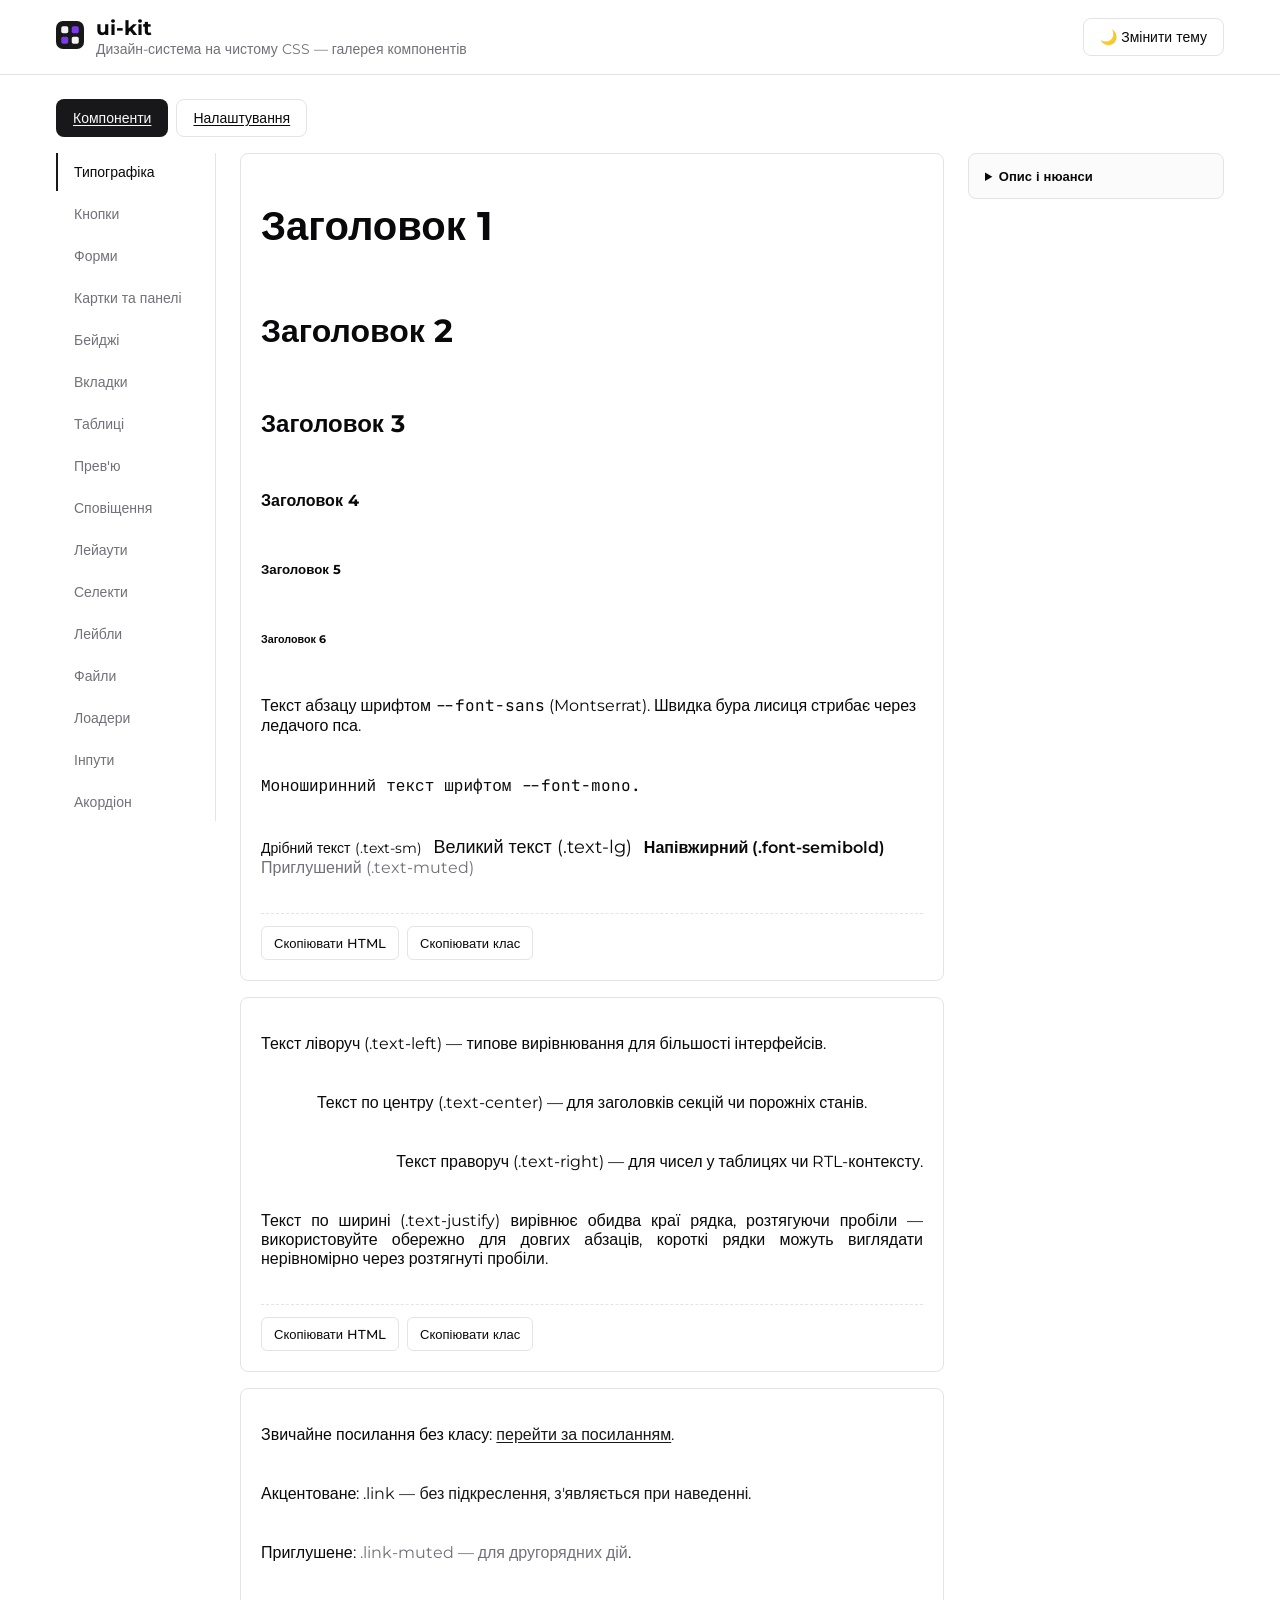
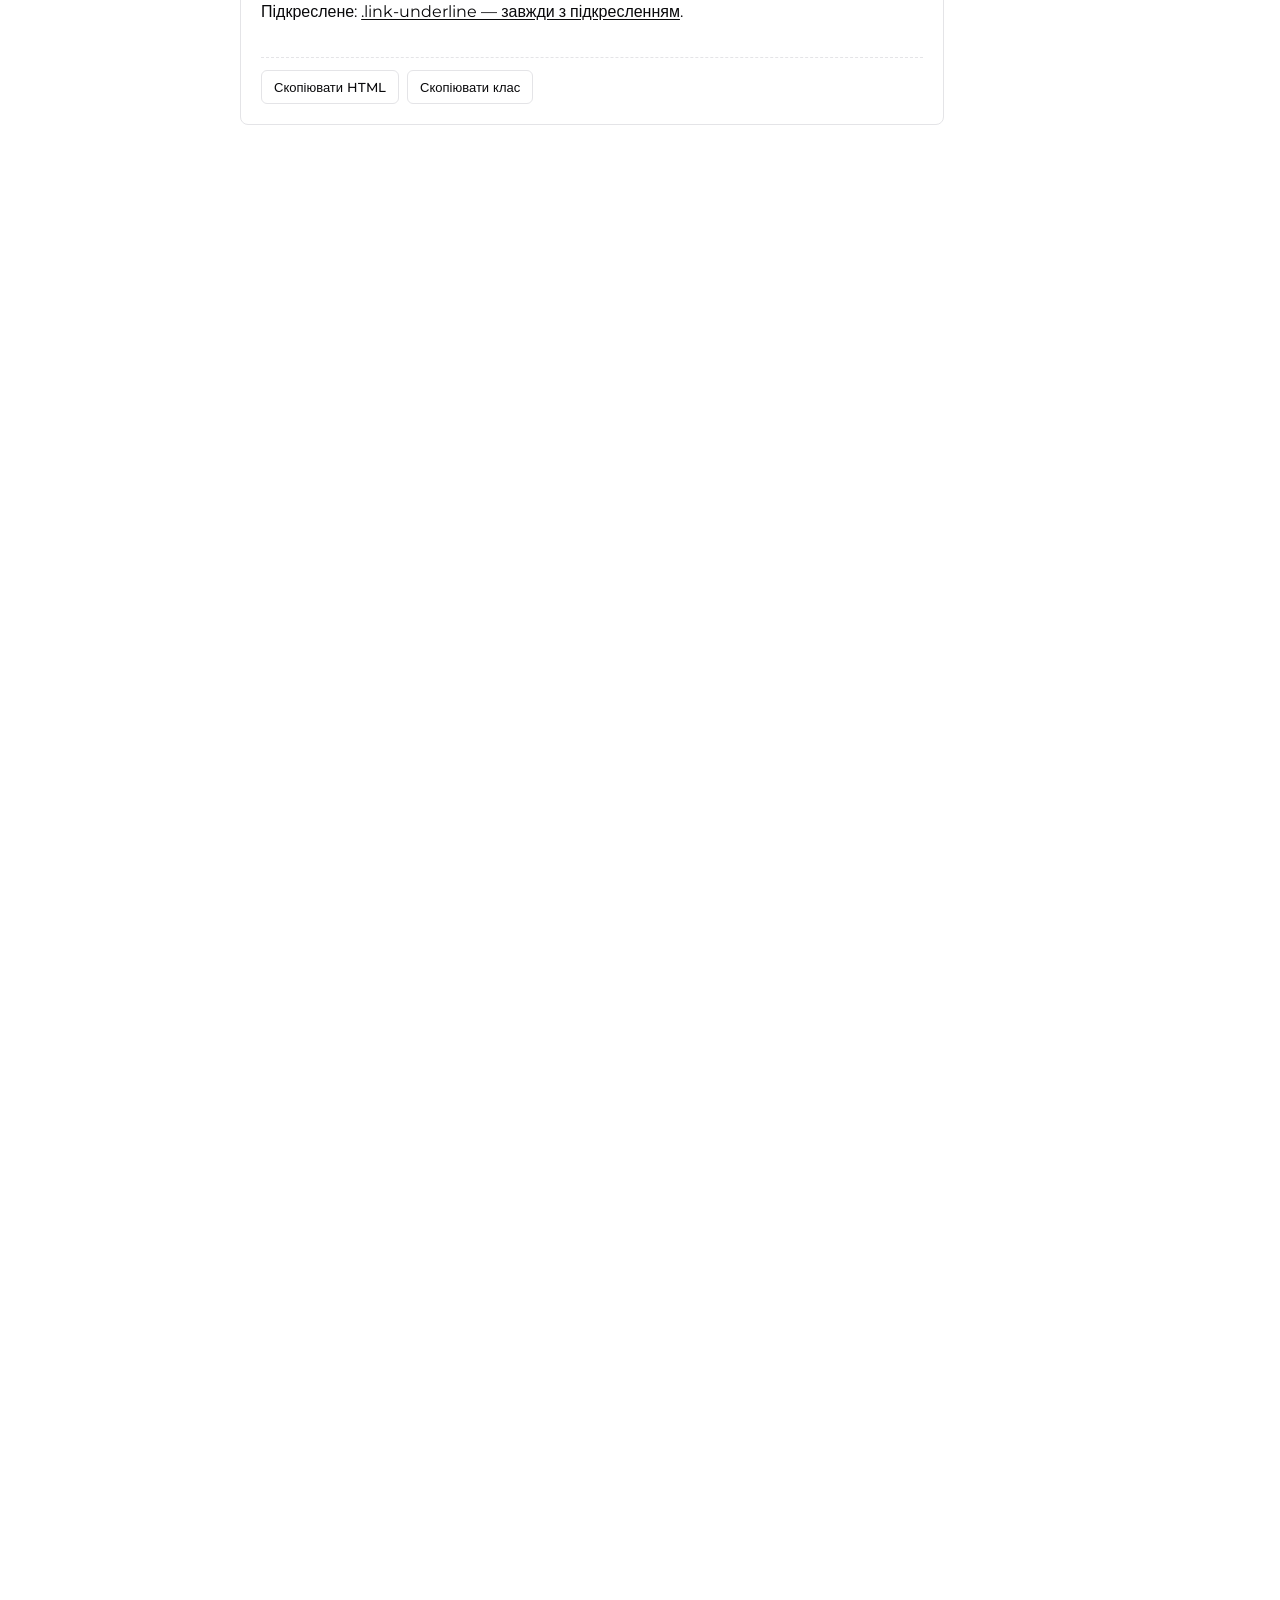
<file: index.html>
<!doctype html>
<html lang="en">
<head>
<meta charset="UTF-8" />
<meta http-equiv="refresh" content="0; url=components.html" />
<title>ui-kit — Галерея компонентів</title>
</head>
<body>
<p>Перенаправлення на <a href="components.html">Компоненти</a>…</p>
</body>
</html>
</file>
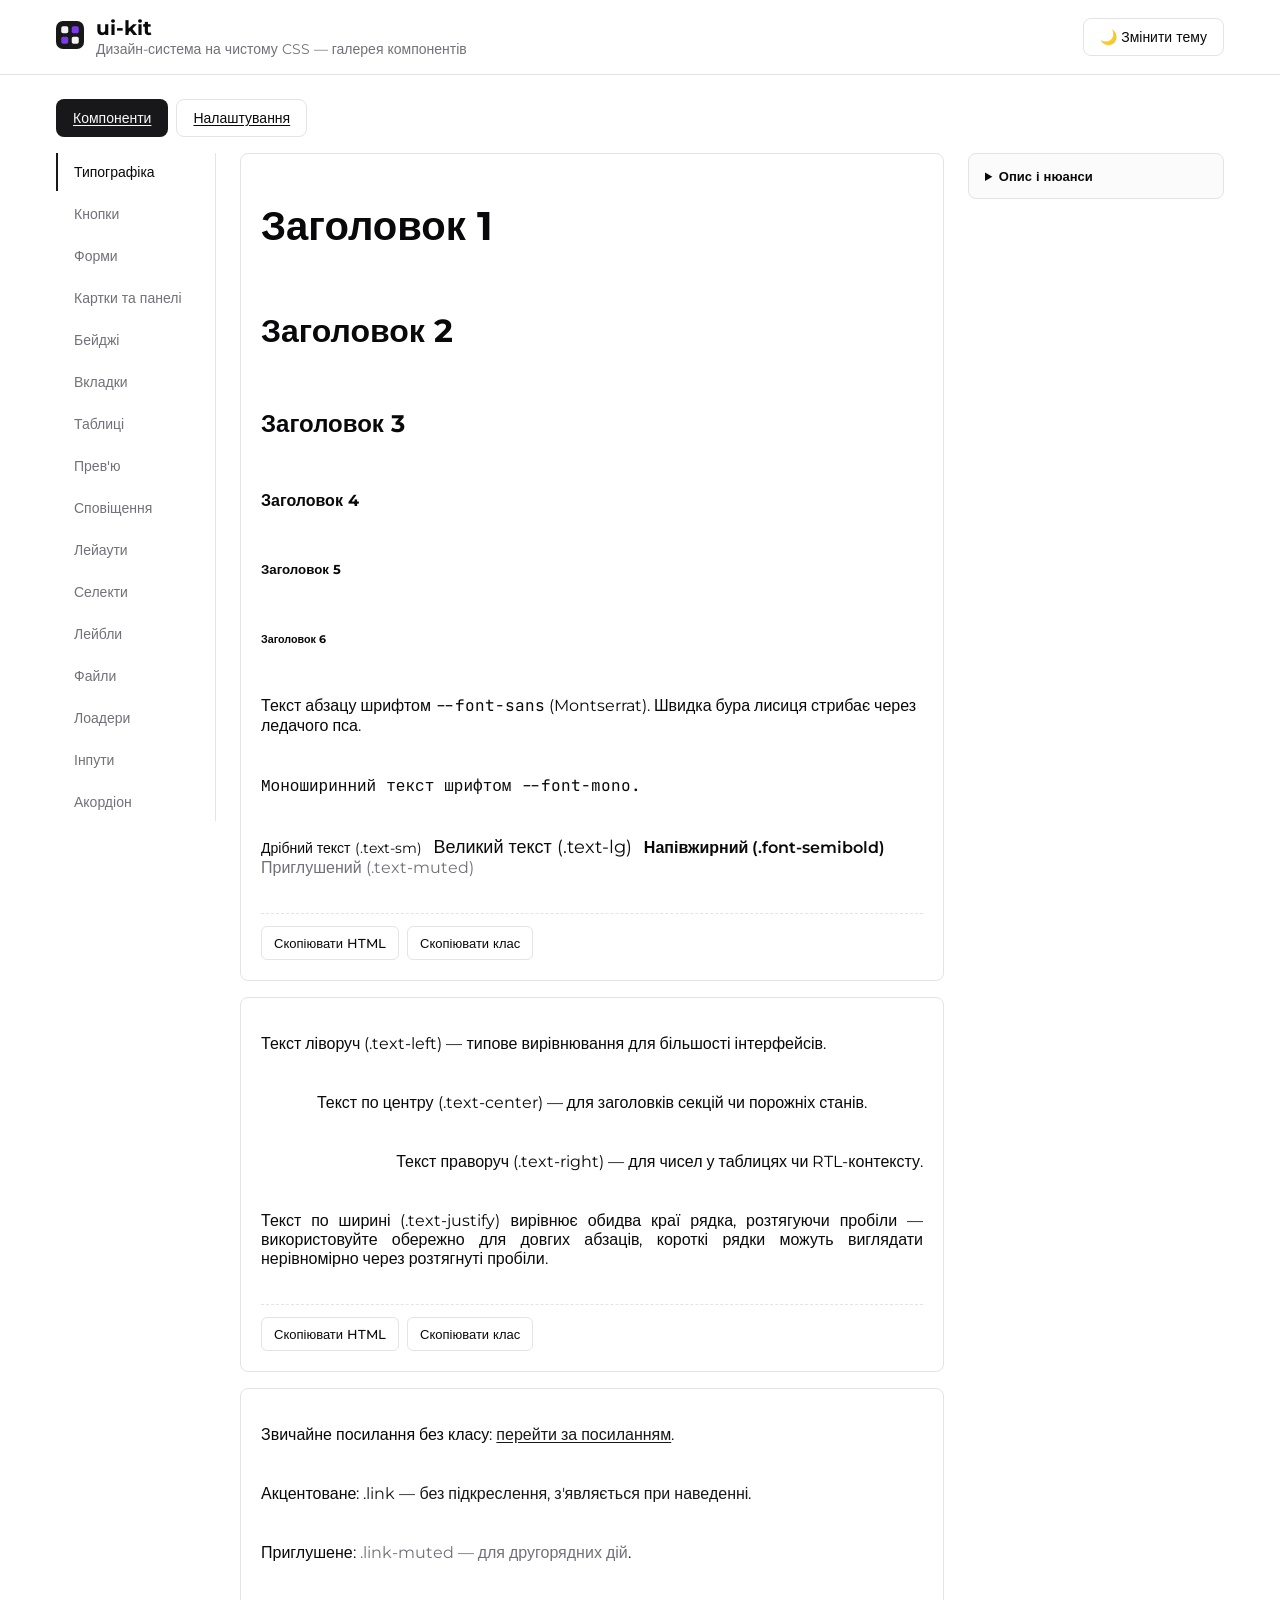
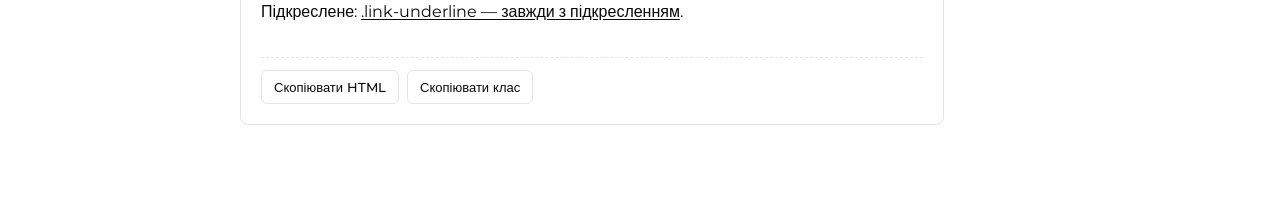
<file: components.html>
<!doctype html>
<html lang="en">
<head>
<meta charset="UTF-8" />
<meta name="viewport" content="width=device-width, initial-scale=1.0" />
<title>ui-kit — Галерея компонентів</title>
<link rel="icon" type="image/svg+xml" href="favicon.svg" />
<link rel="stylesheet" href="css/theme.css" />
<link rel="stylesheet" href="css/components.css" />
<link rel="stylesheet" href="css/layout.css" />
<link rel="stylesheet" href="css/gallery.css" />
<link rel="stylesheet" href="css/builder.css" />
</head>
<body>

<header class="gallery-header">
  <div class="container flex items-center justify-between py-4">
    <div class="flex items-center gap-3">
      <a href="settings.html"><img src="assets/logo.svg" alt="" width="28" height="28" /></a>
      <div>
        <p class="gallery-title">ui-kit</p>
        <p class="gallery-subtitle text-sm text-muted">Дизайн-система на чистому CSS — галерея компонентів</p>
      </div>
    </div>
    <button type="button" class="btn btn-outline" id="theme-toggle">🌙 Змінити тему</button>
  </div>
</header>

<main class="container py-6">

  <nav class="flex gap-2 mb-4" aria-label="Сторінки">
    <a class="btn btn-primary" href="components.html" aria-current="page">Компоненти</a>
    <a class="btn btn-outline" href="settings.html">Налаштування</a>
  </nav>

  <div class="tabs tabs--vertical">
    <div class="tabs-list" role="tablist">
      <button type="button" class="tab-trigger is-active" role="tab">Типографіка</button>
      <button type="button" class="tab-trigger" role="tab">Кнопки</button>
      <button type="button" class="tab-trigger" role="tab">Форми</button>
      <button type="button" class="tab-trigger" role="tab">Картки та панелі</button>
      <button type="button" class="tab-trigger" role="tab">Бейджі</button>
      <button type="button" class="tab-trigger" role="tab">Вкладки</button>
      <button type="button" class="tab-trigger" role="tab">Таблиці</button>
      <button type="button" class="tab-trigger" role="tab">Прев'ю</button>
      <button type="button" class="tab-trigger" role="tab">Сповіщення</button>
      <button type="button" class="tab-trigger" role="tab">Лейаути</button>
      <button type="button" class="tab-trigger" role="tab">Селекти</button>
      <button type="button" class="tab-trigger" role="tab">Лейбли</button>
      <button type="button" class="tab-trigger" role="tab">Файли</button>
      <button type="button" class="tab-trigger" role="tab">Лоадери</button>
      <button type="button" class="tab-trigger" role="tab">Інпути</button>
      <button type="button" class="tab-trigger" role="tab">Акордіон</button>
    </div>

    <!-- 1. Typography -->
    <div class="tab-content is-active">
      <div class="layout-sidebar">
        <div class="layout-sidebar-content">
          <div class="demo">
            <div class="demo-preview flex flex-col gap-2">
              <h1>Заголовок 1</h1>
              <h2>Заголовок 2</h2>
              <h3>Заголовок 3</h3>
              <h4>Заголовок 4</h4>
              <h5>Заголовок 5</h5>
              <h6>Заголовок 6</h6>
              <p>Текст абзацу шрифтом <span class="font-mono">--font-sans</span> (Montserrat). Швидка бура лисиця стрибає через ледачого пса.</p>
              <p class="font-mono">Моноширинний текст шрифтом <span class="font-mono">--font-mono</span>.</p>
              <p><span class="text-sm">Дрібний текст (.text-sm)</span> &nbsp; <span class="text-lg">Великий текст (.text-lg)</span> &nbsp; <span class="font-semibold">Напівжирний (.font-semibold)</span> &nbsp; <span class="text-muted">Приглушений (.text-muted)</span></p>
            </div>
            <template class="demo-source">
<h1>Заголовок 1</h1>
<p>Текст абзацу.</p>
<p class="font-mono">Моноширинний текст.</p>
<p class="text-sm">Дрібний текст</p>
            </template>
            <div class="demo-actions flex gap-2">
              <button type="button" class="btn btn-outline btn-sm" data-copy="html">Скопіювати HTML</button>
              <button type="button" class="btn btn-outline btn-sm" data-copy-class="text-sm">Скопіювати клас</button>
            </div>
          </div>

          <div class="demo mt-4">
            <div class="demo-preview flex flex-col gap-2">
              <p class="text-left">Текст ліворуч (.text-left) — типове вирівнювання для більшості інтерфейсів.</p>
              <p class="text-center">Текст по центру (.text-center) — для заголовків секцій чи порожніх станів.</p>
              <p class="text-right">Текст праворуч (.text-right) — для чисел у таблицях чи RTL-контексту.</p>
              <p class="text-justify">Текст по ширині (.text-justify) вирівнює обидва краї рядка, розтягуючи пробіли — використовуйте обережно для довгих абзаців, короткі рядки можуть виглядати нерівномірно через розтягнуті пробіли.</p>
            </div>
            <template class="demo-source">
<p class="text-left">Текст ліворуч.</p>
<p class="text-center">Текст по центру.</p>
<p class="text-right">Текст праворуч.</p>
<p class="text-justify">Текст по ширині.</p>
            </template>
            <div class="demo-actions flex gap-2">
              <button type="button" class="btn btn-outline btn-sm" data-copy="html">Скопіювати HTML</button>
              <button type="button" class="btn btn-outline btn-sm" data-copy-class="text-center">Скопіювати клас</button>
            </div>
          </div>

          <div class="demo mt-4">
            <div class="demo-preview flex flex-col gap-2">
              <p>Звичайне посилання без класу: <a href="#">перейти за посиланням</a>.</p>
              <p>Акцентоване: <span class="link">.link — без підкреслення, з'являється при наведенні</span>.</p>
              <p>Приглушене: <span class="link-muted">.link-muted — для другорядних дій</span>.</p>
              <p>Підкреслене: <span class="link-underline">.link-underline — завжди з підкресленням</span>.</p>
            </div>
            <template class="demo-source">
<a href="#">Звичайне посилання</a>
<a href="#" class="link">.link</a>
<a href="#" class="link-muted">.link-muted</a>
<a href="#" class="link-underline">.link-underline</a>
            </template>
            <div class="demo-actions flex gap-2">
              <button type="button" class="btn btn-outline btn-sm" data-copy="html">Скопіювати HTML</button>
              <button type="button" class="btn btn-outline btn-sm" data-copy-class="link">Скопіювати клас</button>
            </div>
          </div>
        </div>
        <div class="layout-sidebar-aside">
          <details class="component-info">
            <summary>Опис і нюанси</summary>
            <p>Типографічна шкала базується на <span class="font-mono">--font-sans</span> (Montserrat) для основного тексту та <span class="font-mono">--font-mono</span> для коду й значень змінних. Заголовки h1–h3 масштабуються плавно через <span class="font-mono">clamp()</span> між мобільним і десктопним viewport, тож розмір не «стрибає» різко на певній ширині екрана.</p>
            <p>Текстові утиліти (<span class="font-mono">.text-sm</span>/<span class="font-mono">.text-lg</span>/<span class="font-mono">.font-semibold</span>/<span class="font-mono">.font-mono</span>/<span class="font-mono">.text-muted</span>) з layout.css — це модифікатори розміру/ваги/кольору, а не заміна семантичним тегам. Використовуйте їх поверх правильного тега (h1–h6, p), а не замість нього.</p>
            <p>Типовий кейс: підпис під полем форми дрібним приглушеним текстом (<span class="font-mono">.text-sm.text-muted</span>). Другий кейс: показ значення CSS-змінної чи фрагмента коду моноширинним шрифтом (<span class="font-mono">.font-mono</span>).</p>
          </details>
        </div>
      </div>
    </div>

    <!-- 2. Buttons -->
    <div class="tab-content">
      <div class="layout-sidebar">
        <div class="layout-sidebar-content">
          <div class="flex flex-col gap-4">

            <div class="demo">
              <div class="demo-preview flex flex-wrap gap-3">
                <button type="button" class="btn btn-primary">Первинна</button>
                <button type="button" class="btn btn-secondary">Вторинна</button>
                <button type="button" class="btn btn-outline">Контурна</button>
                <button type="button" class="btn btn-ghost">Прозора</button>
                <button type="button" class="btn btn-destructive">Небезпечна</button>
                <button type="button" class="btn btn-primary" disabled>Вимкнена</button>
              </div>
              <template class="demo-source">
<button type="button" class="btn btn-primary">Первинна</button>
<button type="button" class="btn btn-secondary">Вторинна</button>
<button type="button" class="btn btn-outline">Контурна</button>
<button type="button" class="btn btn-ghost">Прозора</button>
<button type="button" class="btn btn-destructive">Небезпечна</button>
              </template>
              <div class="demo-actions flex gap-2">
                <button type="button" class="btn btn-outline btn-sm" data-copy="html">Скопіювати HTML</button>
                <button type="button" class="btn btn-outline btn-sm" data-copy-class="btn-primary">Скопіювати клас</button>
              </div>
            </div>

            <div class="demo">
              <div class="demo-preview flex flex-wrap items-center gap-3">
                <button type="button" class="btn btn-primary btn-sm">Маленька</button>
                <button type="button" class="btn btn-primary">Звичайна</button>
                <button type="button" class="btn btn-primary btn-lg">Велика</button>
                <button type="button" class="btn btn-primary btn-icon" aria-label="Icon button">★</button>
              </div>
              <template class="demo-source">
<button type="button" class="btn btn-primary btn-sm">Маленька</button>
<button type="button" class="btn btn-primary">Звичайна</button>
<button type="button" class="btn btn-primary btn-lg">Велика</button>
<button type="button" class="btn btn-primary btn-icon" aria-label="Icon button">★</button>
              </template>
              <div class="demo-actions flex gap-2">
                <button type="button" class="btn btn-outline btn-sm" data-copy="html">Скопіювати HTML</button>
                <button type="button" class="btn btn-outline btn-sm" data-copy-class="btn-sm">Скопіювати клас</button>
              </div>
            </div>

          </div>
        </div>
        <div class="layout-sidebar-aside">
          <details class="component-info">
            <summary>Опис і нюанси</summary>
            <p>Кнопки ініціюють дії (відправити форму, підтвердити, відкрити діалог). <span class="font-mono">.btn-primary</span> — для головної дії на екрані (лише одна на екран), <span class="font-mono">.btn-secondary</span>/<span class="font-mono">.btn-outline</span> — для другорядних дій, <span class="font-mono">.btn-ghost</span> — для дій у щільних інтерфейсах (тулбари, картки), <span class="font-mono">.btn-destructive</span> — лише для незворотних/небезпечних операцій (видалення, відкликання доступу).</p>
            <p>Не комбінуйте два акцентні кольори (primary + destructive) в одному ряду дій без чіткої ієрархії — користувач має одразу бачити, яка дія головна. <span class="font-mono">.btn-icon</span> обов'язково потребує <span class="font-mono">aria-label</span>, бо не має текстового вмісту для скрінрідерів. Розмірні модифікатори (<span class="font-mono">.btn-sm</span>/<span class="font-mono">.btn-lg</span>) не задають колір — комбінуйте їх із варіантом (<span class="font-mono">.btn-primary</span> тощо).</p>
            <p>Типовий кейс: пара кнопок «Підтвердити» (.btn-primary) / «Скасувати» (.btn-ghost) у футері картки чи модального вікна. Другий кейс: кнопка видалення запису в таблиці — <span class="font-mono">.btn-destructive.btn-sm</span>.</p>
          </details>
        </div>
      </div>
    </div>

    <!-- 3. Forms -->
    <div class="tab-content">
      <div class="layout-sidebar">
        <div class="layout-sidebar-content">
          <div class="grid-2 gap-6">

            <div class="demo">
              <div class="demo-preview flex flex-col gap-4">
                <div class="field">
                  <label class="label" for="demo-input">Ім'я</label>
                  <input class="input" type="text" id="demo-input" placeholder="Ada Lovelace" />
                  <span class="field-hint">Це підказка під полем введення.</span>
                </div>
                <div class="field">
                  <label class="label" for="demo-select">Роль</label>
                  <select class="select" id="demo-select">
                    <option>Інженер</option>
                    <option>Дизайнер</option>
                    <option>Менеджер</option>
                  </select>
                </div>
                <div class="field">
                  <label class="label" for="demo-textarea">Про себе</label>
                  <textarea class="textarea" id="demo-textarea" placeholder="Tell us about yourself"></textarea>
                </div>
                <div class="field">
                  <label class="label" for="demo-input-disabled">Вимкнено</label>
                  <input class="input" type="text" id="demo-input-disabled" disabled placeholder="Can't touch this" />
                </div>
              </div>
              <template class="demo-source">
<div class="field">
  <label class="label" for="name">Ім'я</label>
  <input class="input" type="text" id="name" placeholder="Ada Lovelace" />
  <span class="field-hint">Це підказка під полем введення.</span>
</div>
              </template>
              <div class="demo-actions flex gap-2">
                <button type="button" class="btn btn-outline btn-sm" data-copy="html">Скопіювати HTML</button>
                <button type="button" class="btn btn-outline btn-sm" data-copy-class="input">Скопіювати клас</button>
              </div>
            </div>

            <div class="demo">
              <div class="demo-preview flex flex-col gap-3">
                <label class="flex items-center gap-2"><input class="checkbox" type="checkbox" checked /> Прапорець (позначено)</label>
                <label class="flex items-center gap-2"><input class="checkbox" type="checkbox" /> Прапорець</label>
                <label class="flex items-center gap-2"><input class="radio" type="radio" name="demo-radio" checked /> Перемикач перший</label>
                <label class="flex items-center gap-2"><input class="radio" type="radio" name="demo-radio" /> Перемикач другий</label>
              </div>
              <template class="demo-source">
<label class="flex items-center gap-2">
  <input class="checkbox" type="checkbox" /> Прапорець
</label>
<label class="flex items-center gap-2">
  <input class="radio" type="radio" name="group" /> Перемикач
</label>
              </template>
              <div class="demo-actions flex gap-2">
                <button type="button" class="btn btn-outline btn-sm" data-copy="html">Скопіювати HTML</button>
                <button type="button" class="btn btn-outline btn-sm" data-copy-class="checkbox">Скопіювати клас</button>
              </div>
            </div>

          </div>
        </div>
        <div class="layout-sidebar-aside">
          <details class="component-info">
            <summary>Опис і нюанси</summary>
            <p><span class="font-mono">.field</span> — обгортка для пари label+control+hint, яка гарантує однакові вертикальні відступи для будь-якого поля форми. Використовуйте <span class="font-mono">.input</span> для тексту/чисел, <span class="font-mono">.textarea</span> для багаторядкового вводу, <span class="font-mono">.checkbox</span>/<span class="font-mono">.radio</span> для бінарного чи одиничного вибору зі списку.</p>
            <p>Завжди пов'язуйте <span class="font-mono">&lt;label&gt;</span> з полем через <span class="font-mono">for</span>/<span class="font-mono">id</span> — це не лише доступність, а й збільшення області кліку. <span class="font-mono">.field-hint</span> розташовується під полем і не повинен дублювати те, що вже сказано в label. <span class="font-mono">.checkbox</span>/<span class="font-mono">.radio</span> стилізовані через <span class="font-mono">appearance: none</span>, тому додатковий wrapper для кастомної позначки не потрібен.</p>
            <p>Типовий кейс: форма профілю користувача (ім'я, роль через select, короткий опис у textarea). Другий кейс: група з кількох checkbox для мультизначного фільтра над таблицею.</p>
          </details>
        </div>
      </div>
    </div>

    <!-- 4. Cards & Panels -->
    <div class="tab-content">
      <div class="layout-sidebar">
        <div class="layout-sidebar-content">
          <div class="grid-2 gap-6">

            <div class="demo">
              <div class="demo-preview">
                <div class="card">
                  <div class="card-header">
                    <h3 class="card-title">Заголовок картки</h3>
                    <p class="card-description">Короткий опис для цієї картки.</p>
                  </div>
                  <div class="card-content">
                    <p class="text-sm">Тут розміщується основний вміст картки, над кнопками у футері.</p>
                  </div>
                  <div class="card-footer">
                    <button type="button" class="btn btn-primary btn-sm">Підтвердити</button>
                    <button type="button" class="btn btn-ghost btn-sm">Скасувати</button>
                  </div>
                </div>
              </div>
              <template class="demo-source">
<div class="card">
  <div class="card-header">
    <h3 class="card-title">Заголовок картки</h3>
    <p class="card-description">Короткий опис.</p>
  </div>
  <div class="card-content">
    <p>Вміст картки.</p>
  </div>
  <div class="card-footer">
    <button class="btn btn-primary btn-sm">Підтвердити</button>
  </div>
</div>
              </template>
              <div class="demo-actions flex gap-2">
                <button type="button" class="btn btn-outline btn-sm" data-copy="html">Скопіювати HTML</button>
                <button type="button" class="btn btn-outline btn-sm" data-copy-class="card">Скопіювати клас</button>
              </div>
            </div>

            <div class="demo">
              <div class="demo-preview">
                <div class="panel">
                  <p class="text-sm font-semibold mb-2">Панель</p>
                  <p class="text-sm text-muted">Легкий контейнер для групування пов'язаного вмісту, менш акцентований, ніж картка.</p>
                  <hr class="divider" />
                  <p class="text-sm">Вміст під розділювачем.</p>
                </div>
              </div>
              <template class="demo-source">
<div class="panel">
  <p>Вміст панелі.</p>
  <hr class="divider" />
  <p>Вміст під розділювачем.</p>
</div>
              </template>
              <div class="demo-actions flex gap-2">
                <button type="button" class="btn btn-outline btn-sm" data-copy="html">Скопіювати HTML</button>
                <button type="button" class="btn btn-outline btn-sm" data-copy-class="panel">Скопіювати клас</button>
              </div>
            </div>

            <div class="demo">
              <div class="demo-preview">
                <div class="card">
                  <div class="card-content">
                    <p class="text-sm">Секція над горизонтальним розділювачем.</p>
                    <div class="card-divider"></div>
                    <p class="text-sm">Секція під розділювачем.</p>
                  </div>
                </div>
              </div>
              <template class="demo-source">
<div class="card-content">
  <p>Секція зверху.</p>
  <div class="card-divider"></div>
  <p>Секція знизу.</p>
</div>
              </template>
              <div class="demo-actions flex gap-2">
                <button type="button" class="btn btn-outline btn-sm" data-copy="html">Скопіювати HTML</button>
                <button type="button" class="btn btn-outline btn-sm" data-copy-class="card-divider">Скопіювати клас</button>
              </div>
            </div>

            <div class="demo">
              <div class="demo-preview">
                <div class="card">
                  <div class="card-content flex">
                    <p class="text-sm">Ліва секція.</p>
                    <div class="card-divider--vertical"></div>
                    <p class="text-sm">Права секція.</p>
                  </div>
                </div>
              </div>
              <template class="demo-source">
<div class="card-content flex">
  <p>Ліва секція.</p>
  <div class="card-divider--vertical"></div>
  <p>Права секція.</p>
</div>
              </template>
              <div class="demo-actions flex gap-2">
                <button type="button" class="btn btn-outline btn-sm" data-copy="html">Скопіювати HTML</button>
                <button type="button" class="btn btn-outline btn-sm" data-copy-class="card-divider--vertical">Скопіювати клас</button>
              </div>
            </div>

          </div>
        </div>
        <div class="layout-sidebar-aside">
          <details class="component-info">
            <summary>Опис і нюанси</summary>
            <p><span class="font-mono">.card</span> — акцентований контейнер із тінню та рамкою для самодостатнього блоку контенту (профіль, товар, налаштування). <span class="font-mono">.panel</span> — менш акцентований контейнер без тіні, для групування вмісту всередині вже акцентованої області.</p>
            <p>Не вкладайте <span class="font-mono">.card</span> у <span class="font-mono">.card</span> — це створює подвійну рамку/тінь і зайвий візуальний шум; для вкладеного угруповання використовуйте <span class="font-mono">.panel</span>. <span class="font-mono">.card-footer</span> призначений саме для кнопок дій, не для довільного тексту. <span class="font-mono">.divider</span> — це <span class="font-mono">&lt;hr&gt;</span>, зберігайте цю семантику розділювача, а не border-top на довільному елементі.</p>
            <p>Типовий кейс: картка налаштувань із заголовком, описом, вмістом і кнопками «Зберегти»/«Скасувати» у футері. Другий кейс: панель із коротким поясненням під формою, відокремлена divider.</p>
          </details>
        </div>
      </div>
    </div>

    <!-- 5. Badges -->
    <div class="tab-content">
      <div class="layout-sidebar">
        <div class="layout-sidebar-content">
          <div class="demo">
            <div class="demo-preview flex flex-wrap gap-3">
              <span class="badge">Основний</span>
              <span class="badge badge-secondary">Вторинний</span>
              <span class="badge badge-outline">Контурний</span>
              <span class="badge badge-destructive">Небезпечний</span>
              <span class="badge badge-success">Успішний</span>
            </div>
            <template class="demo-source">
<span class="badge">Основний</span>
<span class="badge badge-secondary">Вторинний</span>
<span class="badge badge-outline">Контурний</span>
<span class="badge badge-destructive">Небезпечний</span>
<span class="badge badge-success">Успішний</span>
            </template>
            <div class="demo-actions flex gap-2">
              <button type="button" class="btn btn-outline btn-sm" data-copy="html">Скопіювати HTML</button>
              <button type="button" class="btn btn-outline btn-sm" data-copy-class="badge">Скопіювати клас</button>
            </div>
          </div>
        </div>
        <div class="layout-sidebar-aside">
          <details class="component-info">
            <summary>Опис і нюанси</summary>
            <p>Бейдж — маленький некликабельний індикатор статусу чи категорії, а не замінник кнопки чи посилання. <span class="font-mono">.badge-success</span>/<span class="font-mono">.badge-destructive</span> — для семантичних станів (активний/помилка), <span class="font-mono">.badge-secondary</span>/<span class="font-mono">.badge-outline</span> — для нейтральних міток.</p>
            <p>Не покладайтесь лише на колір, щоб передати критичну інформацію — додавайте текст («Активний», а не тільки зелену крапку), інакше це проблема доступності для людей з порушенням кольоросприйняття. Бейджі не мають стану hover/focus, оскільки вони не інтерактивні.</p>
            <p>Типовий кейс: статус рядка в таблиці («Активний»/«Відсутній»/«У відставці»). Другий кейс: лічильник чи мітка категорії поруч із заголовком картки.</p>
          </details>
        </div>
      </div>
    </div>

    <!-- 6. Tabs -->
    <div class="tab-content">
      <div class="layout-sidebar">
        <div class="layout-sidebar-content">
          <div class="demo">
            <div class="demo-preview">
              <div class="tabs">
                <div class="tabs-list" role="tablist">
                  <button type="button" class="tab-trigger is-active" role="tab">Огляд</button>
                  <button type="button" class="tab-trigger" role="tab">Активність</button>
                  <button type="button" class="tab-trigger" role="tab">Налаштування</button>
                </div>
                <div class="tab-content is-active"><p class="text-sm">Вміст вкладки «Огляд».</p></div>
                <div class="tab-content"><p class="text-sm">Вміст вкладки «Активність».</p></div>
                <div class="tab-content"><p class="text-sm">Вміст вкладки «Налаштування».</p></div>
              </div>
            </div>
            <template class="demo-source">
<div class="tabs">
  <div class="tabs-list">
    <button class="tab-trigger is-active">Огляд</button>
    <button class="tab-trigger">Активність</button>
  </div>
  <div class="tab-content is-active">Вміст вкладки «Огляд».</div>
  <div class="tab-content">Вміст вкладки «Активність».</div>
</div>
            </template>
            <div class="demo-actions flex gap-2">
              <button type="button" class="btn btn-outline btn-sm" data-copy="html">Скопіювати HTML</button>
              <button type="button" class="btn btn-outline btn-sm" data-copy-class="tabs">Скопіювати клас</button>
            </div>
          </div>

          <div class="demo mt-4">
            <div class="demo-preview">
              <div class="tabs tabs--vertical">
                <div class="tabs-list" role="tablist">
                  <button type="button" class="tab-trigger is-active" role="tab">Профіль</button>
                  <button type="button" class="tab-trigger" role="tab">Безпека</button>
                  <button type="button" class="tab-trigger" role="tab">Сповіщення</button>
                </div>
                <div class="tab-content is-active"><p class="text-sm">Вміст вкладки «Профіль».</p></div>
                <div class="tab-content"><p class="text-sm">Вміст вкладки «Безпека».</p></div>
                <div class="tab-content"><p class="text-sm">Вміст вкладки «Сповіщення».</p></div>
              </div>
            </div>
            <template class="demo-source">
<div class="tabs tabs--vertical">
  <div class="tabs-list">
    <button class="tab-trigger is-active">Профіль</button>
    <button class="tab-trigger">Безпека</button>
  </div>
  <div class="tab-content is-active">Вміст вкладки «Профіль».</div>
  <div class="tab-content">Вміст вкладки «Безпека».</div>
</div>
            </template>
            <div class="demo-actions flex gap-2">
              <button type="button" class="btn btn-outline btn-sm" data-copy="html">Скопіювати HTML</button>
              <button type="button" class="btn btn-outline btn-sm" data-copy-class="tabs--vertical">Скопіювати клас</button>
            </div>
          </div>
        </div>
        <div class="layout-sidebar-aside">
          <details class="component-info">
            <summary>Опис і нюанси</summary>
            <p><span class="font-mono">.tabs</span> — патерн для перемикання між кількома панелями контенту в межах одного екрана без переходу на іншу сторінку. Використовуйте, коли вміст логічно розбивається на незалежні секції, які переглядають по черзі, а не одночасно.</p>
            <p><span class="font-mono">initTabs()</span> працює по контейнеру <span class="font-mono">.tabs</span> через <span class="font-mono">:scope</span>, тому кожен <span class="font-mono">.tabs</span> незалежний — вкладені вкладки (наприклад, усередині картки) не конфліктують із зовнішніми. Кількість <span class="font-mono">.tab-trigger</span> має точно відповідати кількості <span class="font-mono">.tab-content</span> за порядком — прив'язка через id не потрібна. Клас <span class="font-mono">.is-active</span> виставляється одночасно і на тригері, і на відповідній панелі.</p>
            <p>Типовий кейс: ця сама галерея компонентів. Другий кейс: вкладки «Огляд»/«Активність»/«Налаштування» всередині картки профілю, як у демо нижче.</p>
          </details>
        </div>
      </div>
    </div>

    <!-- 7. Tables -->
    <div class="tab-content">
      <div class="layout-sidebar">
        <div class="layout-sidebar-content">
          <div class="flex flex-col gap-4">

            <div class="demo">
              <div class="demo-preview">
                <div class="table-wrapper">
                  <table class="table">
                    <thead>
                      <tr><th>Ім'я</th><th>Роль</th><th>Статус</th></tr>
                    </thead>
                    <tbody>
                      <tr><td>Ada Lovelace</td><td>Інженер</td><td><span class="badge badge-success">Активний</span></td></tr>
                      <tr><td>Alan Turing</td><td>Дослідник</td><td><span class="badge badge-secondary">Відсутній</span></td></tr>
                      <tr><td>Grace Hopper</td><td>Адмірал</td><td><span class="badge badge-outline">У відставці</span></td></tr>
                    </tbody>
                  </table>
                </div>
              </div>
              <template class="demo-source">
<div class="table-wrapper">
  <table class="table">
    <thead><tr><th>Ім'я</th><th>Роль</th></tr></thead>
    <tbody><tr><td>Ada Lovelace</td><td>Інженер</td></tr></tbody>
  </table>
</div>
              </template>
              <div class="demo-actions flex gap-2">
                <button type="button" class="btn btn-outline btn-sm" data-copy="html">Скопіювати HTML</button>
                <button type="button" class="btn btn-outline btn-sm" data-copy-class="table">Скопіювати клас</button>
              </div>
            </div>

            <div class="grid-3 gap-4">

              <div class="demo">
                <div class="demo-preview">
                  <div class="table-wrapper">
                    <table class="table table-striped">
                      <thead><tr><th>Ім'я</th><th>Роль</th></tr></thead>
                      <tbody>
                        <tr><td>Ada Lovelace</td><td>Інженер</td></tr>
                        <tr><td>Alan Turing</td><td>Дослідник</td></tr>
                        <tr><td>Grace Hopper</td><td>Адмірал</td></tr>
                      </tbody>
                    </table>
                  </div>
                </div>
                <template class="demo-source">
<table class="table table-striped">
  <thead><tr><th>Ім'я</th><th>Роль</th></tr></thead>
  <tbody>
    <tr><td>Ada Lovelace</td><td>Інженер</td></tr>
    <tr><td>Alan Turing</td><td>Дослідник</td></tr>
  </tbody>
</table>
                </template>
                <div class="demo-actions flex gap-2">
                  <button type="button" class="btn btn-outline btn-sm" data-copy="html">Скопіювати HTML</button>
                  <button type="button" class="btn btn-outline btn-sm" data-copy-class="table-striped">Скопіювати клас</button>
                </div>
              </div>

              <div class="demo">
                <div class="demo-preview">
                  <div class="table-wrapper">
                    <table class="table table-bordered">
                      <thead><tr><th>Ім'я</th><th>Роль</th></tr></thead>
                      <tbody>
                        <tr><td>Ada Lovelace</td><td>Інженер</td></tr>
                        <tr><td>Alan Turing</td><td>Дослідник</td></tr>
                      </tbody>
                    </table>
                  </div>
                </div>
                <template class="demo-source">
<table class="table table-bordered">
  <thead><tr><th>Ім'я</th><th>Роль</th></tr></thead>
  <tbody>
    <tr><td>Ada Lovelace</td><td>Інженер</td></tr>
  </tbody>
</table>
                </template>
                <div class="demo-actions flex gap-2">
                  <button type="button" class="btn btn-outline btn-sm" data-copy="html">Скопіювати HTML</button>
                  <button type="button" class="btn btn-outline btn-sm" data-copy-class="table-bordered">Скопіювати клас</button>
                </div>
              </div>

              <div class="demo">
                <div class="demo-preview">
                  <div class="table-wrapper">
                    <table class="table table-compact">
                      <thead><tr><th>Ім'я</th><th>Роль</th></tr></thead>
                      <tbody>
                        <tr><td>Ada Lovelace</td><td>Інженер</td></tr>
                        <tr><td>Alan Turing</td><td>Дослідник</td></tr>
                      </tbody>
                    </table>
                  </div>
                </div>
                <template class="demo-source">
<table class="table table-compact">
  <thead><tr><th>Ім'я</th><th>Роль</th></tr></thead>
  <tbody>
    <tr><td>Ada Lovelace</td><td>Інженер</td></tr>
  </tbody>
</table>
                </template>
                <div class="demo-actions flex gap-2">
                  <button type="button" class="btn btn-outline btn-sm" data-copy="html">Скопіювати HTML</button>
                  <button type="button" class="btn btn-outline btn-sm" data-copy-class="table-compact">Скопіювати клас</button>
                </div>
              </div>

            </div>

            <div class="demo">
              <div class="demo-preview">
                <div class="table-wrapper">
                  <table class="table">
                    <thead>
                      <tr>
                        <th class="sortable sort-asc">Ім'я<span class="sort-indicator"></span></th>
                        <th class="sortable sort-desc">Роль<span class="sort-indicator"></span></th>
                      </tr>
                    </thead>
                    <tbody>
                      <tr><td>Ada Lovelace</td><td>Інженер</td></tr>
                      <tr><td>Alan Turing</td><td>Дослідник</td></tr>
                    </tbody>
                  </table>
                </div>
              </div>
              <template class="demo-source">
<table class="table">
  <thead>
    <tr>
      <th class="sortable sort-asc">Ім'я<span class="sort-indicator"></span></th>
      <th class="sortable sort-desc">Роль<span class="sort-indicator"></span></th>
    </tr>
  </thead>
  <tbody>
    <tr><td>Ada Lovelace</td><td>Інженер</td></tr>
  </tbody>
</table>
              </template>
              <div class="demo-actions flex gap-2">
                <button type="button" class="btn btn-outline btn-sm" data-copy="html">Скопіювати HTML</button>
                <button type="button" class="btn btn-outline btn-sm" data-copy-class="sortable">Скопіювати клас</button>
              </div>
            </div>

          </div>
        </div>
        <div class="layout-sidebar-aside">
          <details class="component-info">
            <summary>Опис і нюанси</summary>
            <p><span class="font-mono">.table</span> + <span class="font-mono">.table-wrapper</span> — для табличних даних з однаковою структурою рядків (список користувачів, замовлень тощо). <span class="font-mono">.table-wrapper</span> обов'язковий: саме він забезпечує <span class="font-mono">overflow-x: auto</span>, а не сама <span class="font-mono">.table</span>.</p>
            <p>Варіанти <span class="font-mono">.table-striped</span>/<span class="font-mono">.table-bordered</span>/<span class="font-mono">.table-compact</span> — модифікатори, які можна комбінувати між собою (наприклад, <span class="font-mono">table table-striped table-compact</span>), вони не змінюють структуру, лише візуальний стиль. Індикатор <span class="font-mono">.sortable</span> суто візуальний (статична стрілка) — він не сортує дані сам, JS-логіку сортування потрібно писати окремо.</p>
            <p>Типовий кейс: список користувачів зі статусом-бейджем в останній колонці. Другий кейс: компактна таблиця (<span class="font-mono">.table-compact</span>) для щільного адмін-інтерфейсу з великою кількістю рядків.</p>
          </details>
        </div>
      </div>
    </div>

    <!-- 8. Preview -->
    <div class="tab-content">
      <div class="layout-sidebar">
        <div class="layout-sidebar-content">
          <div class="demo">
            <div class="demo-preview">
              <div class="preview-area">
                <svg class="preview-svg" width="64" height="64" viewBox="0 0 24 24" fill="none" stroke="currentColor" stroke-width="1.5">
                  <circle cx="12" cy="12" r="9" />
                  <path d="M9 12l2 2 4-4" />
                </svg>
              </div>
            </div>
            <template class="demo-source">
<div class="preview-area">
  <svg class="preview-svg" width="64" height="64" viewBox="0 0 24 24" fill="none" stroke="currentColor" stroke-width="1.5">
    <circle cx="12" cy="12" r="9" />
    <path d="M9 12l2 2 4-4" />
  </svg>
</div>
            </template>
            <div class="demo-actions flex gap-2">
              <button type="button" class="btn btn-outline btn-sm" data-copy="html">Скопіювати HTML</button>
              <button type="button" class="btn btn-outline btn-sm" data-copy-class="preview-area">Скопіювати клас</button>
            </div>
          </div>
        </div>
        <div class="layout-sidebar-aside">
          <details class="component-info">
            <summary>Опис і нюанси</summary>
            <p><span class="font-mono">.preview-area</span> — нейтральний контейнер-підложка для демонстрації графіки (SVG-іконки, ілюстрації, прев'ю зображення) окремо від решти інтерфейсу; пунктирна рамка одразу сигналізує «це зона попереднього перегляду, не звичайний контент».</p>
            <p><span class="font-mono">.preview-svg</span> керує лише максимальною шириною/висотою та кольором (через <span class="font-mono">currentColor</span>) — самі розміри SVG (width/height/viewBox) задаються в розмітці, компонент їх не нав'язує.</p>
            <p>Типовий кейс: попередній перегляд іконки перед її використанням в іншому місці інтерфейсу. Другий кейс: заглушка (placeholder) для зображення, яке ще не завантажено.</p>
          </details>
        </div>
      </div>
    </div>

    <!-- 9. Alerts -->
    <div class="tab-content">
      <div class="layout-sidebar">
        <div class="layout-sidebar-content">
          <div class="flex flex-col gap-4">

            <div class="demo">
              <div class="demo-preview flex flex-col gap-3">
                <div class="alert"><strong>Зверніть увагу.</strong><span>Це звичайне сповіщення.</span></div>
                <div class="alert alert-destructive"><strong>Помилка.</strong><span>Щось пішло не так.</span></div>
                <div class="alert alert-success"><strong>Успіх.</strong><span>Ваші зміни збережено.</span></div>
                <div class="alert alert-warning"><strong>Попередження.</strong><span>Перевірте це, перш ніж продовжити.</span></div>
              </div>
              <template class="demo-source">
<div class="alert">
  <strong>Зверніть увагу.</strong>
  <span>Це звичайне сповіщення.</span>
</div>
              </template>
              <div class="demo-actions flex gap-2">
                <button type="button" class="btn btn-outline btn-sm" data-copy="html">Скопіювати HTML</button>
                <button type="button" class="btn btn-outline btn-sm" data-copy-class="alert">Скопіювати клас</button>
              </div>
            </div>

            <div class="demo">
              <div class="demo-preview flex flex-col gap-3">
                <div class="grid-2 gap-4">
                  <div class="field">
                    <label class="label" for="toast-demo-variant">Варіант</label>
                    <select class="select" id="toast-demo-variant">
                      <option value="">Інфо (без варіанту)</option>
                      <option value="destructive">Помилка</option>
                      <option value="warning">Попередження</option>
                      <option value="success">Успіх</option>
                    </select>
                  </div>
                  <div class="field">
                    <label class="label" for="toast-demo-position">Позиція</label>
                    <select class="select" id="toast-demo-position">
                      <option value="top-left">Верх-ліво</option>
                      <option value="top-center">Верх-центр</option>
                      <option value="top-right">Верх-право</option>
                      <option value="center">Центр</option>
                      <option value="bottom-left">Низ-ліво</option>
                      <option value="bottom-center">Низ-центр</option>
                      <option value="bottom-right" selected>Низ-право</option>
                    </select>
                  </div>
                </div>
                <button type="button" class="btn btn-primary" id="toast-trigger">Показати сповіщення</button>
              </div>
              <template class="demo-source">
<div class="toast is-visible toast-container toast-container--bottom-right">Успішно збережено.</div>
              </template>
              <div class="demo-actions flex gap-2">
                <button type="button" class="btn btn-outline btn-sm" data-copy="html">Скопіювати HTML</button>
                <button type="button" class="btn btn-outline btn-sm" data-copy-class="toast">Скопіювати клас</button>
              </div>
            </div>

          </div>
        </div>
        <div class="layout-sidebar-aside">
          <details class="component-info">
            <summary>Опис і нюанси</summary>
            <p><span class="font-mono">.alert</span> — статичне повідомлення, вбудоване в потік сторінки (лишається, поки користувач не піде з екрана чи не закриє його вручну). <span class="font-mono">.toast</span> — тимчасове спливне повідомлення, що з'являється поверх інтерфейсу і зникає автоматично.</p>
            <p>Варіанти alert (destructive/success/warning) передають семантику через колір і рамку, але текст усередині (заголовок + опис) має пояснювати ситуацію без опори лише на колір. <span class="font-mono">.toast</span> керується класом <span class="font-mono">.is-visible</span> і JS-таймером — сам по собі CSS не показує/приховує його автоматично.</p>
            <p>Типовий кейс: <span class="font-mono">.alert-destructive</span> над формою після невдалої валідації. Другий кейс: toast «Успішно збережено» після відправки форми чи дії користувача.</p>
          </details>
        </div>
      </div>
    </div>

    <!-- 10. Layouts -->
    <div class="tab-content">
      <div class="layout-sidebar">
        <div class="layout-sidebar-content">
          <div class="flex flex-col gap-4">

            <div class="demo">
              <div class="demo-preview">
                <div class="layout-row gap-3">
                  <div class="layout-demo-box">Блок 1</div>
                  <div class="layout-demo-box">Блок 2</div>
                  <div class="layout-demo-box">Блок 3</div>
                </div>
              </div>
              <template class="demo-source">
<div class="layout-row gap-3">
  <div>Блок 1</div>
  <div>Блок 2</div>
  <div>Блок 3</div>
</div>
              </template>
              <div class="demo-actions flex gap-2">
                <button type="button" class="btn btn-outline btn-sm" data-copy="html">Скопіювати HTML</button>
                <button type="button" class="btn btn-outline btn-sm" data-copy-class="layout-row">Скопіювати клас</button>
              </div>
            </div>

            <div class="demo">
              <div class="demo-preview">
                <div class="layout-col gap-3">
                  <div class="layout-demo-box">Блок 1</div>
                  <div class="layout-demo-box">Блок 2</div>
                </div>
              </div>
              <template class="demo-source">
<div class="layout-col gap-3">
  <div>Блок 1</div>
  <div>Блок 2</div>
</div>
              </template>
              <div class="demo-actions flex gap-2">
                <button type="button" class="btn btn-outline btn-sm" data-copy="html">Скопіювати HTML</button>
                <button type="button" class="btn btn-outline btn-sm" data-copy-class="layout-col">Скопіювати клас</button>
              </div>
            </div>

            <div class="demo">
              <div class="demo-preview">
                <div class="panel" style="height: 6rem;">
                  <div class="layout-full">
                    <div class="layout-demo-box layout-full">Заповнює батьківський елемент</div>
                  </div>
                </div>
              </div>
              <template class="demo-source">
<div class="panel">
  <div class="layout-full">Заповнює батьківський елемент</div>
</div>
              </template>
              <div class="demo-actions flex gap-2">
                <button type="button" class="btn btn-outline btn-sm" data-copy="html">Скопіювати HTML</button>
                <button type="button" class="btn btn-outline btn-sm" data-copy-class="layout-full">Скопіювати клас</button>
              </div>
            </div>

            <div class="demo">
              <div class="demo-preview">
                <div class="layout-sidebar">
                  <div class="layout-sidebar-aside layout-demo-box">Бічна панель</div>
                  <div class="layout-sidebar-content layout-demo-box">Основний вміст</div>
                </div>
              </div>
              <template class="demo-source">
<div class="layout-sidebar">
  <div class="layout-sidebar-aside">Бічна панель</div>
  <div class="layout-sidebar-content">Основний вміст</div>
</div>
              </template>
              <div class="demo-actions flex gap-2">
                <button type="button" class="btn btn-outline btn-sm" data-copy="html">Скопіювати HTML</button>
                <button type="button" class="btn btn-outline btn-sm" data-copy-class="layout-sidebar">Скопіювати клас</button>
              </div>
            </div>

            <div class="demo">
              <div class="demo-preview">
                <div class="layout-split">
                  <div class="layout-demo-box">Колонка 1</div>
                  <div class="layout-demo-box">Колонка 2</div>
                </div>
              </div>
              <template class="demo-source">
<div class="layout-split">
  <div>Колонка 1</div>
  <div>Колонка 2</div>
</div>
              </template>
              <div class="demo-actions flex gap-2">
                <button type="button" class="btn btn-outline btn-sm" data-copy="html">Скопіювати HTML</button>
                <button type="button" class="btn btn-outline btn-sm" data-copy-class="layout-split">Скопіювати клас</button>
              </div>
            </div>

          </div>
        </div>
        <div class="layout-sidebar-aside">
          <details class="component-info">
            <summary>Опис і нюанси</summary>
            <p>Готові класи-патерни (<span class="font-mono">.layout-row</span>/<span class="font-mono">-col</span>/<span class="font-mono">-full</span>/<span class="font-mono">-sidebar</span>/<span class="font-mono">-split</span>) — поверх <span class="font-mono">.flex</span>/<span class="font-mono">.grid</span> з layout.css. Використовуйте їх, коли потрібна одна з цих 5 типових структур сторінки, а для довільного розташування комбінуйте <span class="font-mono">.flex</span>/<span class="font-mono">.grid</span> напряму.</p>
            <p><span class="font-mono">.layout-sidebar</span> використовує CSS-змінну <span class="font-mono">--layout-sidebar-width</span> (за замовчуванням 16rem) для фіксованої ширини бічної панелі — змінюйте саме її, а не додавайте власний <span class="font-mono">width</span>. На мобільних і планшетах <span class="font-mono">.layout-sidebar</span> і <span class="font-mono">.layout-row</span> адаптивно перебудовуються (стек/перенесення) — це вбудована поведінка, додаткових класів не потрібно.</p>
            <p>Типовий кейс: сторінка налаштувань з навігацією зліва (<span class="font-mono">.layout-sidebar</span>). Другий кейс: порівняння «до/після» у два однакові стовпці (<span class="font-mono">.layout-split</span>).</p>
          </details>
        </div>
      </div>
    </div>

    <!-- 11. Selects -->
    <div class="tab-content">
      <div class="layout-sidebar">
        <div class="layout-sidebar-content">
          <div class="grid-2 gap-6">

            <div class="demo">
              <div class="demo-preview">
                <div class="field">
                  <label class="label" for="demo-select-2">Роль</label>
                  <select class="select" id="demo-select-2">
                    <option>Інженер</option>
                    <option>Дизайнер</option>
                    <option>Менеджер</option>
                  </select>
                </div>
              </div>
              <template class="demo-source">
<select class="select">
  <option>Інженер</option>
  <option>Дизайнер</option>
  <option>Менеджер</option>
</select>
              </template>
              <div class="demo-actions flex gap-2">
                <button type="button" class="btn btn-outline btn-sm" data-copy="html">Скопіювати HTML</button>
                <button type="button" class="btn btn-outline btn-sm" data-copy-class="select">Скопіювати клас</button>
              </div>
            </div>

            <div class="demo">
              <div class="demo-preview">
                <div class="field">
                  <label class="label" for="demo-select-search">Пошук ролі</label>
                  <div class="select-search" id="demo-select-search">
                    <input class="select-search-input" type="text" placeholder="Почніть вводити..." autocomplete="off" />
                    <div class="select-search-list">
                      <button type="button" class="select-search-option">Інженер</button>
                      <button type="button" class="select-search-option">Дизайнер</button>
                      <button type="button" class="select-search-option">Менеджер</button>
                      <button type="button" class="select-search-option">Продукт-менеджер</button>
                    </div>
                  </div>
                </div>
              </div>
              <template class="demo-source">
<div class="select-search">
  <input class="select-search-input" type="text" placeholder="Почніть вводити..." />
  <div class="select-search-list">
    <button type="button" class="select-search-option">Інженер</button>
    <button type="button" class="select-search-option">Дизайнер</button>
  </div>
</div>
              </template>
              <div class="demo-actions flex gap-2">
                <button type="button" class="btn btn-outline btn-sm" data-copy="html">Скопіювати HTML</button>
                <button type="button" class="btn btn-outline btn-sm" data-copy-class="select-search">Скопіювати клас</button>
              </div>
            </div>

          </div>
        </div>
        <div class="layout-sidebar-aside">
          <details class="component-info">
            <summary>Опис і нюанси</summary>
            <p><span class="font-mono">.select</span> — стилізований нативний <span class="font-mono">&lt;select&gt;</span>, використовуйте його за замовчуванням для коротких списків (до ~10–15 варіантів), оскільки він безкоштовно отримує клавіатурну навігацію, доступність і мобільну поведінку від браузера. <span class="font-mono">.select-search</span> — комбобокс із фільтрацією для довгих списків, де пошук за назвою швидший за прокрутку.</p>
            <p><span class="font-mono">.select-search</span> не є нативним елементом форми — його значення не потрапляє автоматично у <span class="font-mono">FormData</span>, тому для реальної форми потрібен прихований input або власна серіалізація. Список <span class="font-mono">.select-search-list</span> з'являється через <span class="font-mono">:focus-within</span>, тож клік по опції має встановлювати значення в input JS-обробником (як у демо нижче), інакше фокус загубиться.</p>
            <p>Типовий кейс: вибір ролі користувача зі списку з 3–5 варіантів — звичайний <span class="font-mono">.select</span>. Другий кейс: вибір країни чи міста зі списку з сотнями варіантів — <span class="font-mono">.select-search</span> із фільтрацією.</p>
          </details>
        </div>
      </div>
    </div>

    <!-- 12. Labels -->
    <div class="tab-content">
      <div class="layout-sidebar">
        <div class="layout-sidebar-content">
          <div class="grid-2 gap-6">

            <div class="demo">
              <div class="demo-preview">
                <p class="label-text">Це звичайний, доступний лише для читання текст.</p>
              </div>
              <template class="demo-source">
<p class="label-text">Це звичайний, доступний лише для читання текст.</p>
              </template>
              <div class="demo-actions flex gap-2">
                <button type="button" class="btn btn-outline btn-sm" data-copy="html">Скопіювати HTML</button>
                <button type="button" class="btn btn-outline btn-sm" data-copy-class="label-text">Скопіювати клас</button>
              </div>
            </div>

            <div class="demo">
              <div class="demo-preview flex flex-col gap-4">
                <div class="label-field label-field--col">
                  <span class="label-field-caption">Версія</span>
                  <span class="label-field-value">1.4.2</span>
                </div>
                <div class="label-field label-field--row">
                  <span class="label-field-caption">Статус:</span>
                  <span class="label-field-value">Активний</span>
                </div>
              </div>
              <template class="demo-source">
<div class="label-field label-field--col">
  <span class="label-field-caption">Версія</span>
  <span class="label-field-value">1.4.2</span>
</div>
<div class="label-field label-field--row">
  <span class="label-field-caption">Статус:</span>
  <span class="label-field-value">Активний</span>
</div>
              </template>
              <div class="demo-actions flex gap-2">
                <button type="button" class="btn btn-outline btn-sm" data-copy="html">Скопіювати HTML</button>
                <button type="button" class="btn btn-outline btn-sm" data-copy-class="label-field">Скопіювати клас</button>
              </div>
            </div>

          </div>
        </div>
        <div class="layout-sidebar-aside">
          <details class="component-info">
            <summary>Опис і нюанси</summary>
            <p><span class="font-mono">.label-text</span> — це не пов'язаний з полем форми напис, а простий текст лише для читання (на відміну від <span class="font-mono">.label</span> з forms.css, який завжди супроводжує конкретний input). <span class="font-mono">.label-field</span> — пара «підпис + значення» для показу параметра та його поточного стану.</p>
            <p>Модифікатор <span class="font-mono">--col</span> (підпис над значенням) — типовий вигляд за замовчуванням; <span class="font-mono">--row</span> (підпис і значення в один рядок) — компактніший варіант для щільних списків параметрів. Не використовуйте <span class="font-mono">.label-field</span> замість <span class="font-mono">.field</span>, якщо значення дійсно редагується користувачем — <span class="font-mono">.label-field</span> лише для читання.</p>
            <p>Типовий кейс: показ поточної версії застосунку чи статусу підключення в панелі налаштувань. Другий кейс: компактний список властивостей об'єкта (наприклад, «Розмір: 12 МБ», «Формат: PNG») у варіанті <span class="font-mono">--row</span>.</p>
          </details>
        </div>
      </div>
    </div>

    <!-- 13. Upload -->
    <div class="tab-content">
      <div class="layout-sidebar">
        <div class="layout-sidebar-content">
          <div class="demo">
            <div class="demo-preview">
              <div class="dropzone" data-dropzone tabindex="0">
                <input type="file" multiple style="display: none;" />
                <svg class="dropzone-icon" viewBox="0 0 24 24" fill="none" stroke="currentColor" stroke-width="1.5" stroke-linecap="round" stroke-linejoin="round">
                  <path d="M7 18a4.5 4.5 0 0 1-1.44-8.765 4.5 4.5 0 0 1 8.302-3.046 3.5 3.5 0 0 1 4.504 4.272A4 4 0 0 1 17 18H7Z" />
                  <path d="M12 12v6" />
                  <path d="m9 15 3-3 3 3" />
                </svg>
                <p class="dropzone-hint">Перетягніть файли сюди або натисніть, щоб обрати</p>
              </div>
              <ul class="dropzone-list"></ul>
            </div>
            <template class="demo-source">
<div class="dropzone" data-dropzone tabindex="0">
  <input type="file" multiple style="display: none;" />
  <svg class="dropzone-icon" viewBox="0 0 24 24" fill="none" stroke="currentColor" stroke-width="1.5">
    <path d="M7 18a4.5 4.5 0 0 1-1.44-8.765 4.5 4.5 0 0 1 8.302-3.046 3.5 3.5 0 0 1 4.504 4.272A4 4 0 0 1 17 18H7Z" />
    <path d="M12 12v6" /><path d="m9 15 3-3 3 3" />
  </svg>
  <p class="dropzone-hint">Перетягніть файли сюди або натисніть, щоб обрати</p>
</div>
<ul class="dropzone-list"></ul>
            </template>
            <div class="demo-actions flex gap-2">
              <button type="button" class="btn btn-outline btn-sm" data-copy="html">Скопіювати HTML</button>
              <button type="button" class="btn btn-outline btn-sm" data-copy-class="dropzone">Скопіювати клас</button>
            </div>
          </div>

          <div class="demo mt-4">
            <div class="demo-preview flex flex-col gap-3">
              <button type="button" class="btn btn-outline" data-file-button data-multiple>Обрати файли</button>
              <p class="field-hint" id="file-button-result"></p>
            </div>
            <template class="demo-source">
<button type="button" class="btn btn-outline" data-file-button data-multiple>Обрати файли</button>
            </template>
            <div class="demo-actions flex gap-2">
              <button type="button" class="btn btn-outline btn-sm" data-copy="html">Скопіювати HTML</button>
              <button type="button" class="btn btn-outline btn-sm" data-copy-class="btn">Скопіювати клас</button>
            </div>
          </div>
        </div>
        <div class="layout-sidebar-aside">
          <details class="component-info">
            <summary>Опис і нюанси</summary>
            <p><span class="font-mono">.dropzone</span> — зона для перетягування файлів (drag-and-drop) з альтернативним вибором кліком через приховане <span class="font-mono">input[type=file]</span>. Використовуйте її, коли користувач завантажує один або кілька файлів, а не для звичайного вибору значення зі списку.</p>
            <p>Компонент керує лише UI-станом (список обраних файлів, видалення рядка) — реальної мережевої логіки завантаження тут немає. Після вибору файлів дропзона генерує подію <span class="font-mono">uikit:files-selected</span> із деталями <span class="font-mono">{ files }</span>, яку застосунок має прослухати самостійно, щоб почати справжнє завантаження на сервер. Клас <span class="font-mono">.dropzone--error</span> виставляється вручну застосунком (наприклад, після невдалої валідації типу файлу) — kit.js його не встановлює автоматично.</p>
            <p>Типовий кейс: завантаження аватара чи вкладення до форми зворотного зв'язку. Другий кейс: масове завантаження кількох документів з видаленням зайвих перед відправкою.</p>
          </details>
        </div>
      </div>
    </div>

    <!-- 14. Loaders -->
    <div class="tab-content">
      <div class="layout-sidebar">
        <div class="layout-sidebar-content">
          <div class="flex flex-col gap-4">

            <div class="demo">
              <div class="demo-preview flex items-center gap-4">
                <span class="spinner spinner-sm"></span>
                <span class="spinner"></span>
                <span class="spinner spinner-lg"></span>
              </div>
              <template class="demo-source">
<span class="spinner spinner-sm"></span>
<span class="spinner"></span>
<span class="spinner spinner-lg"></span>
              </template>
              <div class="demo-actions flex gap-2">
                <button type="button" class="btn btn-outline btn-sm" data-copy="html">Скопіювати HTML</button>
                <button type="button" class="btn btn-outline btn-sm" data-copy-class="spinner">Скопіювати клас</button>
              </div>
            </div>

            <div class="demo">
              <div class="demo-preview">
                <div class="loader-inline">
                  <span class="spinner spinner-sm"></span>
                  <span>Завантаження даних...</span>
                </div>
              </div>
              <template class="demo-source">
<div class="loader-inline">
  <span class="spinner spinner-sm"></span>
  <span>Завантаження даних...</span>
</div>
              </template>
              <div class="demo-actions flex gap-2">
                <button type="button" class="btn btn-outline btn-sm" data-copy="html">Скопіювати HTML</button>
                <button type="button" class="btn btn-outline btn-sm" data-copy-class="loader-inline">Скопіювати клас</button>
              </div>
            </div>

            <div class="demo">
              <div class="demo-preview flex flex-col items-center gap-3">
                <div class="loader-progress" id="loader-demo">
                  <span class="spinner spinner-lg"></span>
                  <p class="loader-progress-text">Крок 1 з 4: підготовка файлу...</p>
                </div>
                <button type="button" class="btn btn-primary btn-sm" id="loader-demo-trigger">Запустити симуляцію</button>
              </div>
              <template class="demo-source">
<div class="loader-progress">
  <span class="spinner spinner-lg"></span>
  <p class="loader-progress-text">Крок 1 з 4: підготовка файлу...</p>
</div>
              </template>
              <div class="demo-actions flex gap-2">
                <button type="button" class="btn btn-outline btn-sm" data-copy="html">Скопіювати HTML</button>
                <button type="button" class="btn btn-outline btn-sm" data-copy-class="loader-progress">Скопіювати клас</button>
              </div>
            </div>

            <div class="demo">
              <div class="demo-preview flex flex-col gap-2">
                <div class="progress"><div class="progress-bar" style="--progress: 40%"></div></div>
                <div class="progress"><div class="progress-bar" style="--progress: 75%"></div></div>
              </div>
              <template class="demo-source">
<div class="progress">
  <div class="progress-bar" style="--progress: 40%"></div>
</div>
              </template>
              <div class="demo-actions flex gap-2">
                <button type="button" class="btn btn-outline btn-sm" data-copy="html">Скопіювати HTML</button>
                <button type="button" class="btn btn-outline btn-sm" data-copy-class="progress">Скопіювати клас</button>
              </div>
            </div>

          </div>
        </div>
        <div class="layout-sidebar-aside">
          <details class="component-info">
            <summary>Опис і нюанси</summary>
            <p><span class="font-mono">.spinner</span> — індикатор невизначеного очікування (коли неможливо порахувати прогрес у відсотках). <span class="font-mono">.loader-inline</span> — для короткого напису поруч зі спінером в один рядок (наприклад, у кнопці чи біля поля). <span class="font-mono">.loader-progress</span> — для блочного очікування з описом поточного кроку багатоетапної операції.</p>
            <p>Текст кроку в <span class="font-mono">.loader-progress</span> оновлюється через <span class="font-mono">UIKit.setLoaderStep(el, текст)</span> — сам компонент не має таймера чи автоматичної симуляції кроків, це відповідальність застосунку (у цій галереї симуляція — суто демонстраційний JS у gallery.js). <span class="font-mono">.progress-bar</span> керується CSS-змінною <span class="font-mono">--progress</span> (наприклад, <span class="font-mono">style="--progress: 40%"</span>) — задавайте її з JS у міру реального прогресу, а не хардкодьте.</p>
            <p>Типовий кейс: <span class="font-mono">.loader-inline</span> у кнопці «Зберегти» на час запиту. Другий кейс: <span class="font-mono">.loader-progress</span> під час багатоетапної обробки завантаженого файлу (перевірка → конвертація → збереження).</p>
          </details>
        </div>
      </div>
    </div>

    <!-- 15. Extended inputs -->
    <div class="tab-content">
      <div class="layout-sidebar">
        <div class="layout-sidebar-content">
          <div class="grid-2 gap-6">

            <div class="demo">
              <div class="demo-preview">
                <div class="field">
                  <label class="label" for="demo-search">Пошук</label>
                  <div class="input-search">
                    <span class="input-search-icon" aria-hidden="true">⌕</span>
                    <input class="input-search-field" id="demo-search" type="search" placeholder="Пошук компонента..." autocomplete="off" />
                    <button type="button" class="input-search-clear" aria-label="Очистити пошук">×</button>
                  </div>
                </div>
              </div>
              <template class="demo-source">
<div class="input-search">
  <span class="input-search-icon" aria-hidden="true">⌕</span>
  <input class="input-search-field" type="search" placeholder="Пошук..." />
  <button type="button" class="input-search-clear" aria-label="Очистити">×</button>
</div>
              </template>
              <div class="demo-actions flex gap-2">
                <button type="button" class="btn btn-outline btn-sm" data-copy="html">Скопіювати HTML</button>
                <button type="button" class="btn btn-outline btn-sm" data-copy-class="input-search">Скопіювати клас</button>
              </div>
            </div>

            <div class="demo">
              <div class="demo-preview">
                <div class="field">
                  <label class="label" for="demo-number">Кількість</label>
                  <div class="input-number">
                    <button type="button" class="input-number-btn" data-step="-1" aria-label="Зменшити">−</button>
                    <input class="input-number-field" id="demo-number" type="number" value="1" min="0" max="10" step="1" />
                    <button type="button" class="input-number-btn" data-step="1" aria-label="Збільшити">+</button>
                  </div>
                </div>
              </div>
              <template class="demo-source">
<div class="input-number">
  <button type="button" class="input-number-btn" data-step="-1" aria-label="Зменшити">−</button>
  <input class="input-number-field" type="number" value="1" min="0" max="10" step="1" />
  <button type="button" class="input-number-btn" data-step="1" aria-label="Збільшити">+</button>
</div>
              </template>
              <div class="demo-actions flex gap-2">
                <button type="button" class="btn btn-outline btn-sm" data-copy="html">Скопіювати HTML</button>
                <button type="button" class="btn btn-outline btn-sm" data-copy-class="input-number">Скопіювати клас</button>
              </div>
            </div>

            <div class="demo">
              <div class="demo-preview">
                <div class="field">
                  <label class="label">Колір акценту</label>
                  <div class="input-color">
                    <label class="input-color-swatch">
                      <input type="color" value="#7c3aed" />
                    </label>
                    <span class="input-color-value font-mono">#7C3AED</span>
                  </div>
                  <div class="color-swatches">
                    <button type="button" class="color-swatch" style="background-color: #7c3aed;" data-color="#7c3aed" aria-label="Фіолетовий"></button>
                    <button type="button" class="color-swatch" style="background-color: #2563eb;" data-color="#2563eb" aria-label="Синій"></button>
                    <button type="button" class="color-swatch" style="background-color: #16a34a;" data-color="#16a34a" aria-label="Зелений"></button>
                    <button type="button" class="color-swatch" style="background-color: #dc2626;" data-color="#dc2626" aria-label="Червоний"></button>
                    <button type="button" class="color-swatch" style="background-color: #ea580c;" data-color="#ea580c" aria-label="Оранжевий"></button>
                  </div>
                </div>
              </div>
              <template class="demo-source">
<div class="input-color">
  <label class="input-color-swatch">
    <input type="color" value="#7c3aed" />
  </label>
  <span class="input-color-value font-mono">#7C3AED</span>
</div>
<div class="color-swatches">
  <button type="button" class="color-swatch" style="background-color: #7c3aed;" data-color="#7c3aed" aria-label="Фіолетовий"></button>
  <button type="button" class="color-swatch" style="background-color: #16a34a;" data-color="#16a34a" aria-label="Зелений"></button>
</div>
              </template>
              <div class="demo-actions flex gap-2">
                <button type="button" class="btn btn-outline btn-sm" data-copy="html">Скопіювати HTML</button>
                <button type="button" class="btn btn-outline btn-sm" data-copy-class="input-color">Скопіювати клас</button>
              </div>
            </div>

            <div class="demo">
              <div class="demo-preview">
                <div class="field">
                  <label class="label" for="demo-textarea-auto">Нотатка</label>
                  <textarea class="textarea textarea-auto" id="demo-textarea-auto" placeholder="Почніть друкувати — поле саме зростатиме..."></textarea>
                </div>
              </div>
              <template class="demo-source">
<textarea class="textarea textarea-auto" placeholder="Почніть друкувати..."></textarea>
              </template>
              <div class="demo-actions flex gap-2">
                <button type="button" class="btn btn-outline btn-sm" data-copy="html">Скопіювати HTML</button>
                <button type="button" class="btn btn-outline btn-sm" data-copy-class="textarea-auto">Скопіювати клас</button>
              </div>
            </div>

            <div class="demo">
              <div class="demo-preview">
                <div class="field">
                  <label class="label" for="demo-range">Гучність</label>
                  <div class="input-range">
                    <input class="input-range-field" id="demo-range" type="range" min="0" max="100" value="40" />
                    <span class="input-range-value">40</span>
                  </div>
                </div>
              </div>
              <template class="demo-source">
<div class="input-range">
  <input class="input-range-field" type="range" min="0" max="100" value="40" />
  <span class="input-range-value">40</span>
</div>
              </template>
              <div class="demo-actions flex gap-2">
                <button type="button" class="btn btn-outline btn-sm" data-copy="html">Скопіювати HTML</button>
                <button type="button" class="btn btn-outline btn-sm" data-copy-class="input-range">Скопіювати клас</button>
              </div>
            </div>

          </div>
        </div>
        <div class="layout-sidebar-aside">
          <details class="component-info">
            <summary>Опис і нюанси</summary>
            <p>Розширення базових <span class="font-mono">.input</span>/<span class="font-mono">.select</span> новими патернами: <span class="font-mono">.input-search</span> — поле з іконкою пошуку та кнопкою очищення, <span class="font-mono">.input-number</span> — числове поле з кнопками −/+, <span class="font-mono">.input-color</span> — вибір кольору через нативний color picker із текстовим hex-значенням і швидкими пресетами, <span class="font-mono">.textarea-auto</span> — модифікатор <span class="font-mono">.textarea</span>, що росте разом із вмістом, <span class="font-mono">.input-range</span> — повзунок із видимим числовим значенням поруч.</p>
            <p>Усі патерни самостійно ініціалізуються через <span class="font-mono">UIKit.autoInit()</span> за класом-маркером (<span class="font-mono">.input-search</span>/<span class="font-mono">.input-number</span>/<span class="font-mono">.input-color</span>/<span class="font-mono">.textarea-auto</span>/<span class="font-mono">.input-range</span>) — жодних ручних викликів не потрібно, достатньо правильної розмітки. <span class="font-mono">.input-number-btn</span> поважає <span class="font-mono">min</span>/<span class="font-mono">max</span>/<span class="font-mono">step</span> нативного input і тепер має ширину «за вмістом», а не на всю ширину контейнера. <span class="font-mono">.color-swatches</span> — це окремий блок кнопок поруч із <span class="font-mono">.input-color</span>, що встановлюють колір через <span class="font-mono">data-color</span>.</p>
            <p>Типовий кейс: <span class="font-mono">.input-search</span> у шапці таблиці для фільтрації рядків. Другий кейс: <span class="font-mono">.input-color</span> для вибору акцентного кольору теми чи мітки в застосунку налаштувань.</p>
          </details>
        </div>
      </div>
    </div>

    <!-- 16. Accordion -->
    <div class="tab-content">
      <div class="layout-sidebar">
        <div class="layout-sidebar-content">
          <div class="demo">
            <div class="demo-preview">
              <div class="accordion" data-accordion data-single-open>
                <details class="accordion-item" open>
                  <summary class="accordion-trigger">Що таке ui-kit?</summary>
                  <div class="accordion-content">Дизайн-система на чистому CSS без build-кроку та зовнішніх залежностей.</div>
                </details>
                <details class="accordion-item">
                  <summary class="accordion-trigger">Чи потрібен build-крок?</summary>
                  <div class="accordion-content">Ні — достатньо підключити CSS/JS файли напряму через &lt;link&gt;/&lt;script&gt;.</div>
                </details>
                <details class="accordion-item">
                  <summary class="accordion-trigger">Чи можна тримати кілька пунктів відкритими?</summary>
                  <div class="accordion-content">Так, якщо не додавати data-single-open на контейнер .accordion.</div>
                </details>
              </div>
            </div>
            <template class="demo-source">
<div class="accordion" data-accordion data-single-open>
  <details class="accordion-item" open>
    <summary class="accordion-trigger">Питання перше</summary>
    <div class="accordion-content">Відповідь на перше питання.</div>
  </details>
  <details class="accordion-item">
    <summary class="accordion-trigger">Питання друге</summary>
    <div class="accordion-content">Відповідь на друге питання.</div>
  </details>
</div>
            </template>
            <div class="demo-actions flex gap-2">
              <button type="button" class="btn btn-outline btn-sm" data-copy="html">Скопіювати HTML</button>
              <button type="button" class="btn btn-outline btn-sm" data-copy-class="accordion">Скопіювати клас</button>
            </div>
          </div>
        </div>
        <div class="layout-sidebar-aside">
          <details class="component-info">
            <summary>Опис і нюанси</summary>
            <p><span class="font-mono">.accordion</span> побудований на нативних <span class="font-mono">&lt;details&gt;</span>/<span class="font-mono">&lt;summary&gt;</span> — розгортання/згортання працює без жодного JS. Використовуйте його для FAQ, довгих налаштувань чи будь-якого контенту, який доцільно ховати за замовчуванням, щоб не перевантажувати екран.</p>
            <p>За замовчуванням кожен <span class="font-mono">.accordion-item</span> (це <span class="font-mono">&lt;details&gt;</span>) розгортається незалежно — можна тримати відкритими одразу декілька. Щоб дозволити лише один відкритий елемент за раз, додайте <span class="font-mono">data-accordion</span> і <span class="font-mono">data-single-open</span> на <span class="font-mono">.accordion</span>-контейнер — <span class="font-mono">UIKit.initAccordion()</span> підхопить це автоматично через <span class="font-mono">autoInit()</span>.</p>
            <p>Типовий кейс: розділ «Часті запитання» на сторінці підтримки. Другий кейс: групи розширених налаштувань, згорнуті за замовчуванням, щоб не лякати новачків.</p>
          </details>
        </div>
      </div>
    </div>

  </div>

</main>

<div class="toast" id="toast" role="status" aria-live="polite">Успішно збережено.</div>

<script src="js/kit.js"></script>
<script src="js/gallery.js"></script>
<script src="js/builder.js"></script>

</body>
</html>
</file>
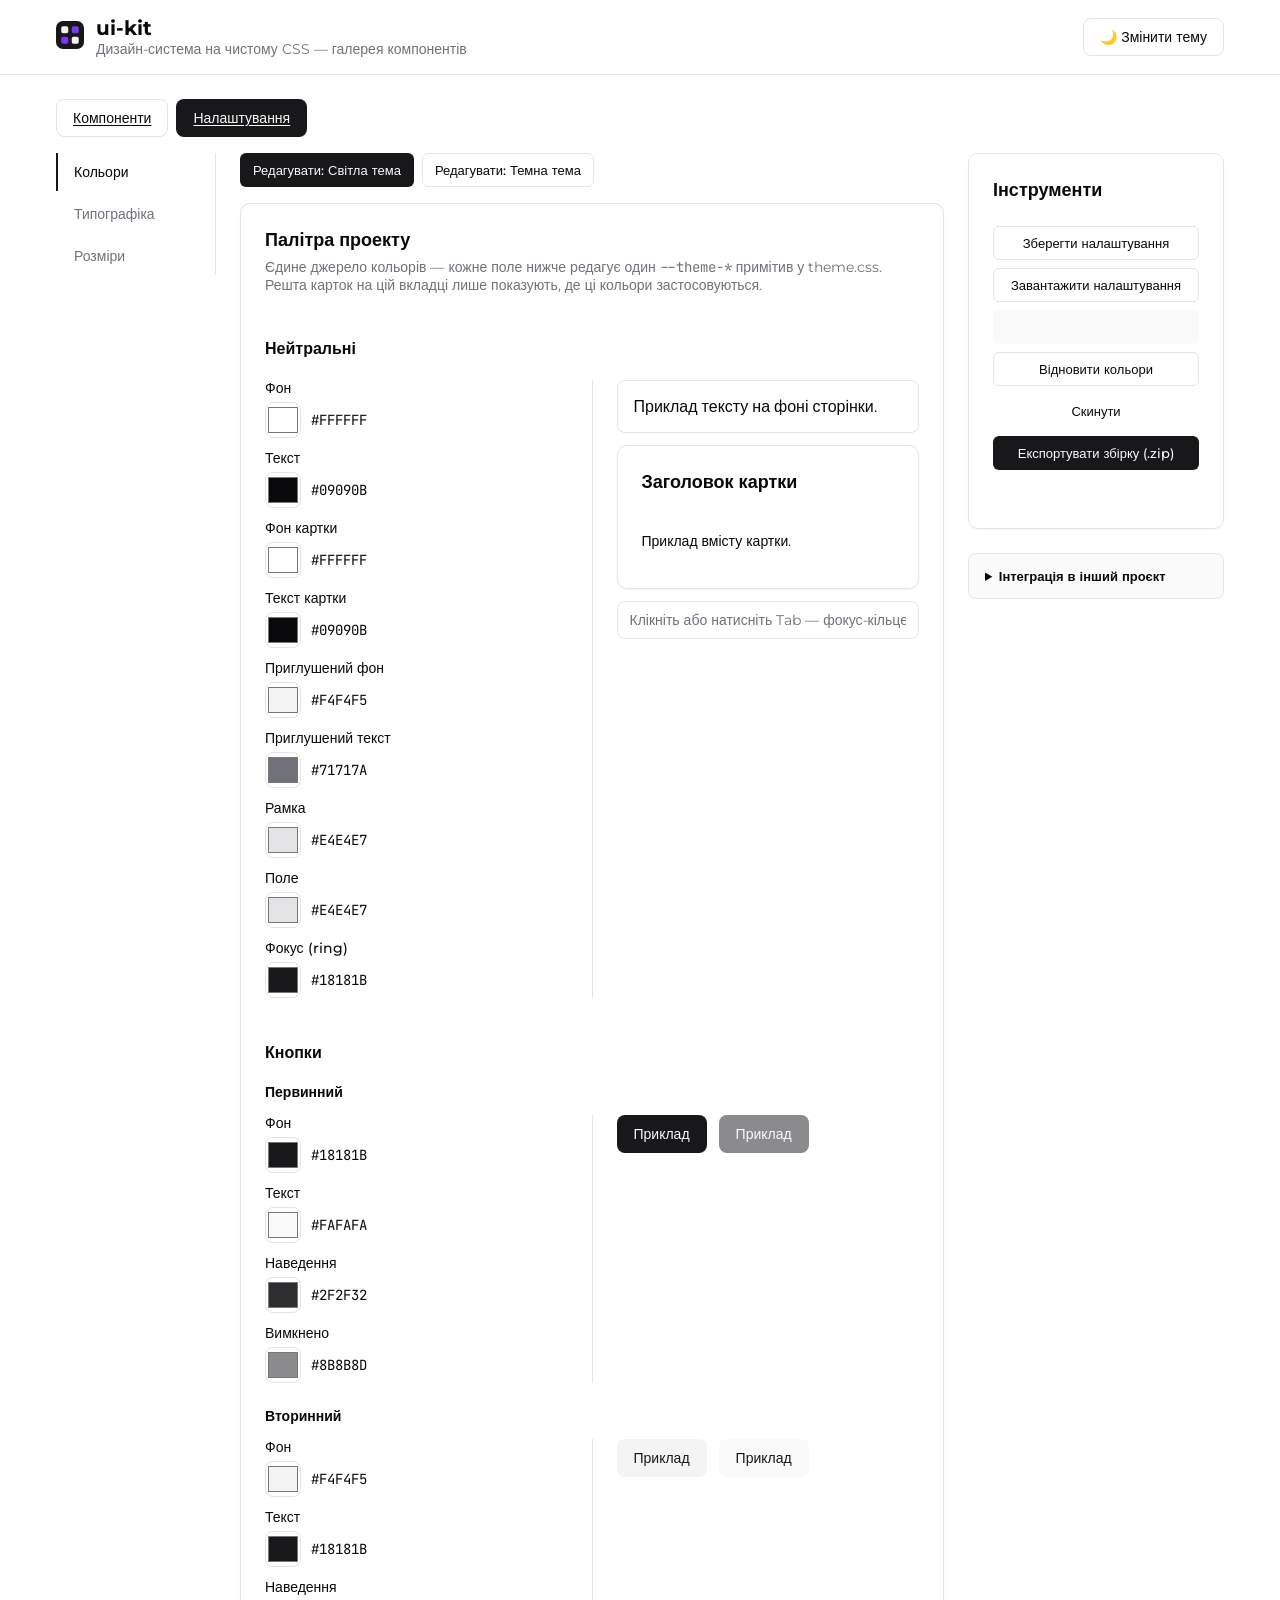
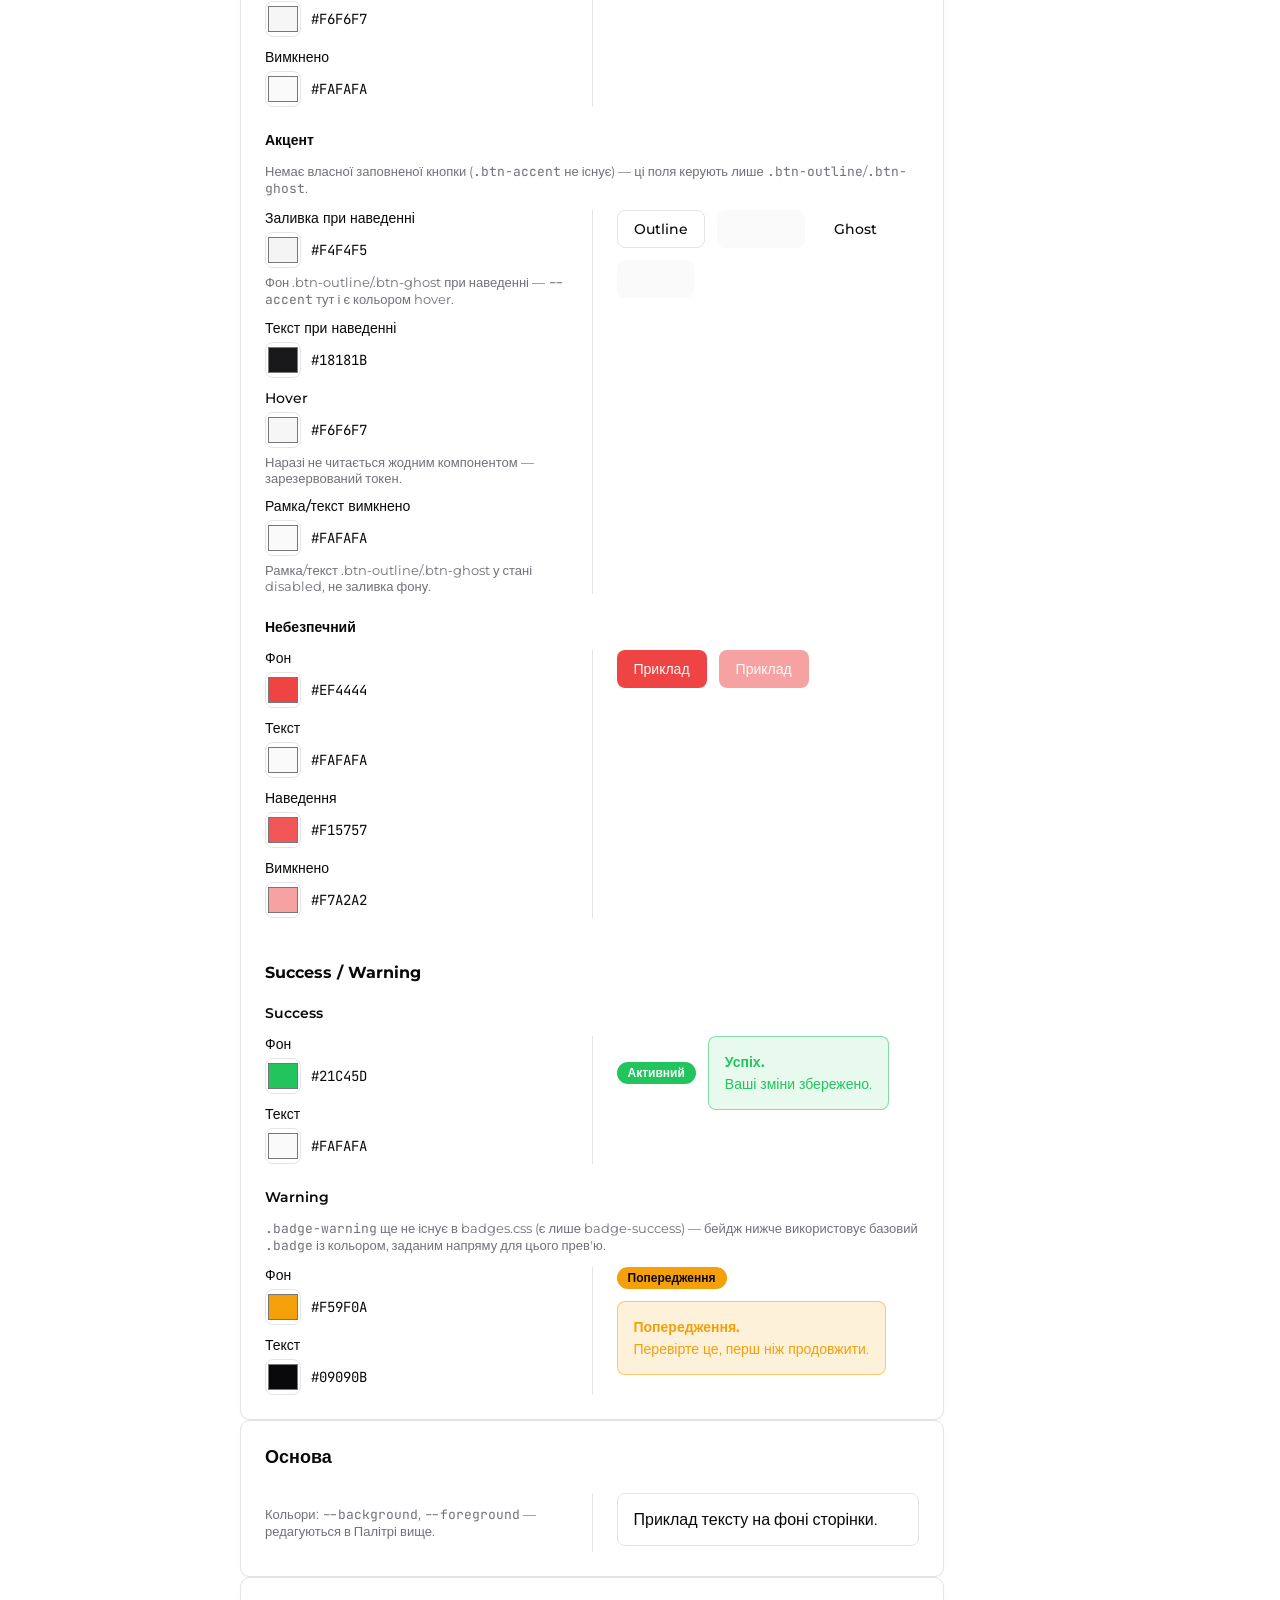
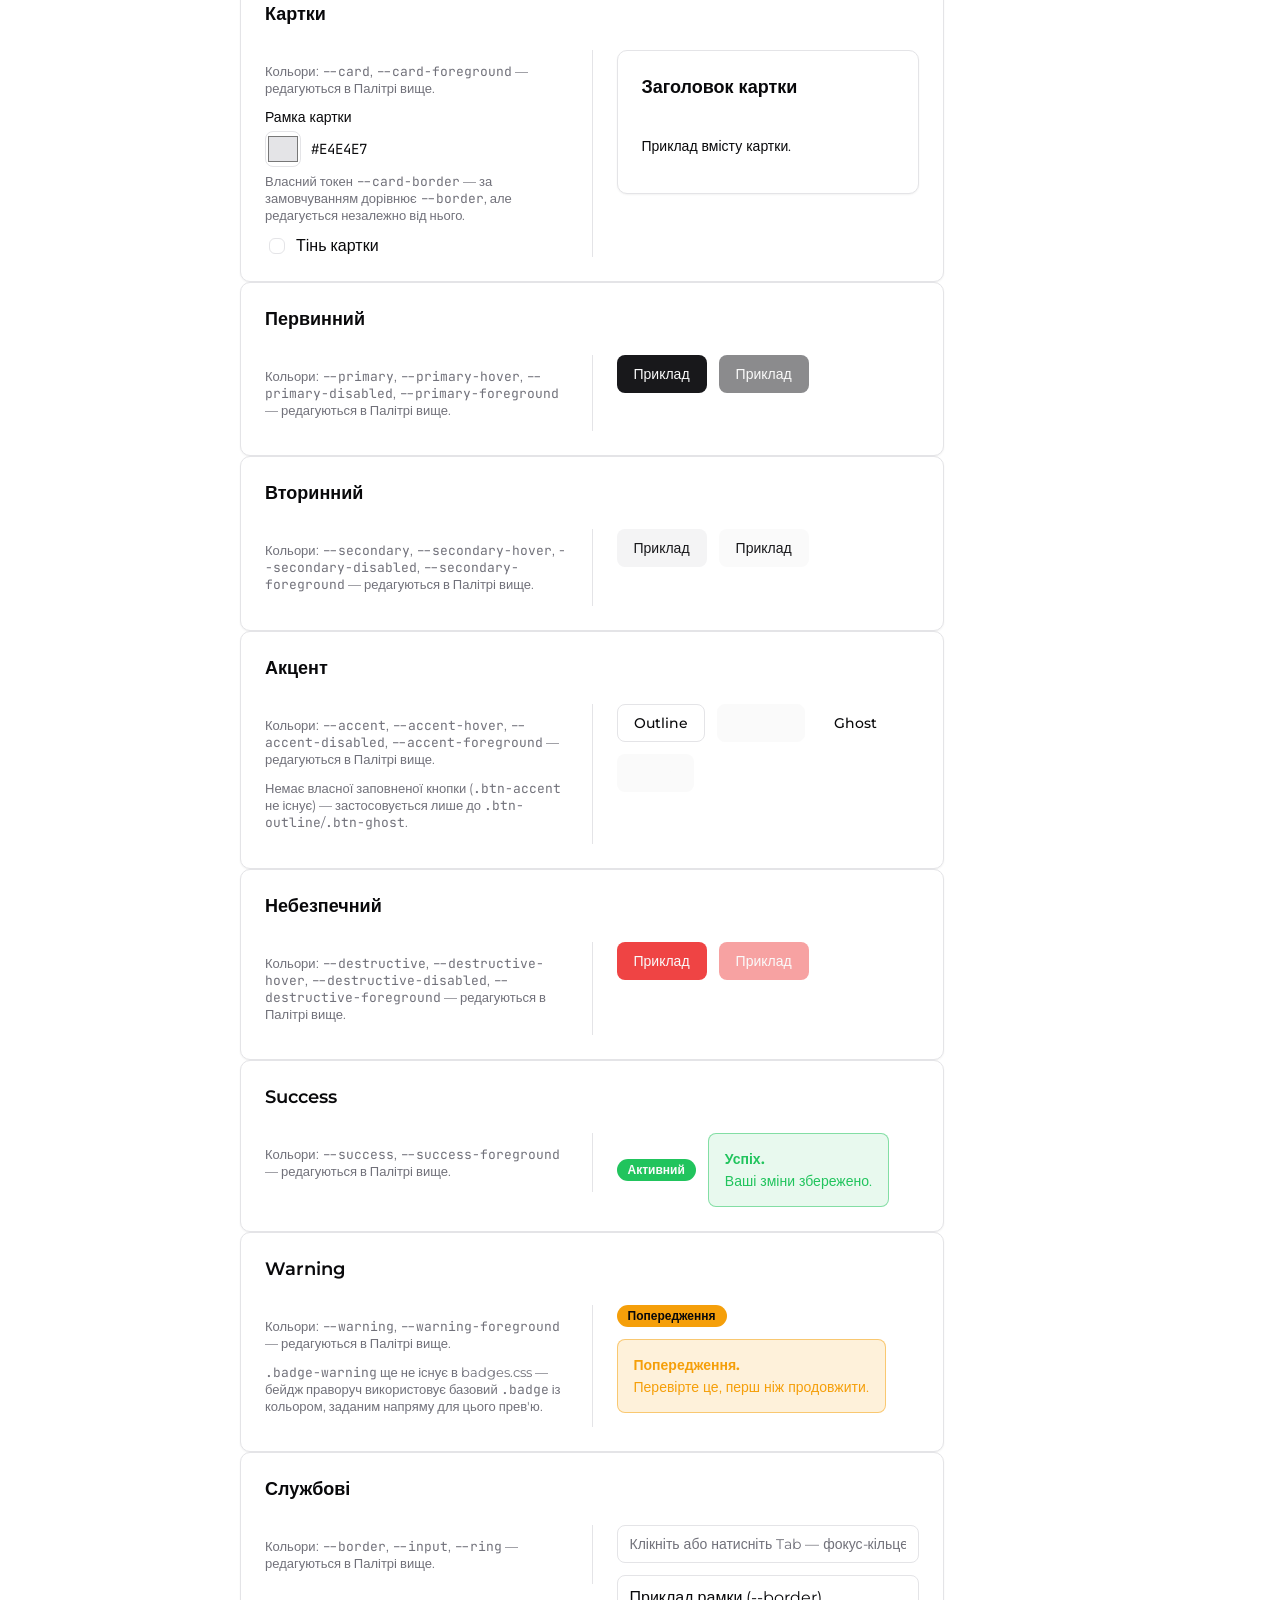
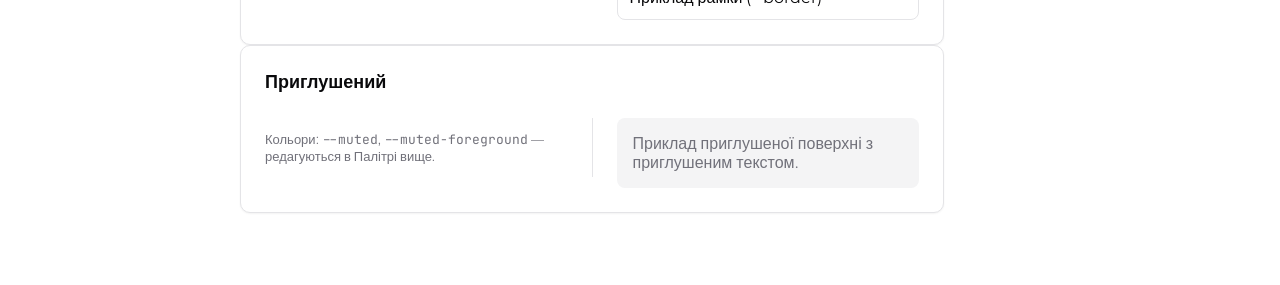
<file: settings.html>
<!doctype html>
<html lang="en">
<head>
<meta charset="UTF-8" />
<meta name="viewport" content="width=device-width, initial-scale=1.0" />
<title>ui-kit — Галерея компонентів</title>
<link rel="icon" type="image/svg+xml" href="favicon.svg" />
<link rel="stylesheet" href="css/theme.css" />
<link rel="stylesheet" href="css/components.css" />
<link rel="stylesheet" href="css/layout.css" />
<link rel="stylesheet" href="css/gallery.css" />
<link rel="stylesheet" href="css/builder.css" />
<style>
  /* Page-scoped only (not a css/components/* change): .input-color-value
     used to be a plain read-only <span>; it's now an editable text input
     (see js/builder.js), but native <input> chrome (border/padding/bg)
     isn't reset by the .input-color-value rule in forms.css. Kept local to
     this dev-tool page rather than touching the reusable kit CSS. */
  .input-color-value {
    border: none;
    background: transparent;
    padding: 0;
    width: 5.5rem;
    outline: none;
  }
  .input-color-value:focus-visible {
    outline: 2px solid hsl(var(--ring));
    outline-offset: 2px;
    border-radius: var(--radius-sm);
  }

  /* Page-scoped only (not a css/layout.css change — out of scope for this
     task): fields|preview split with a visible divider border between the
     two columns, used throughout the Кольори panel's cards. Deliberately
     NOT the existing .color-group-row (css/layout.css) — that class's
     ` > * { flex: 1 1 0%; }` rule would apply equal flex-grow to a third
     divider element inserted between the two columns, making it fight the
     two real columns for space instead of staying a thin line; a
     border-right on the fields column avoids that entirely. */
  .palette-row {
    display: flex;
    gap: 1.5rem;
    align-items: flex-start;
    width: 100%;
  }
  .palette-row-fields {
    flex: 1 1 0%;
    min-width: 0;
    padding-right: 1.5rem;
    border-right: var(--border-width) solid hsl(var(--border));
  }
  .palette-row-preview {
    flex: 1 1 0%;
    min-width: 0;
  }
  @media (max-width: 1023px) {
    .palette-row {
      flex-direction: column;
    }
    .palette-row-fields {
      width: 100%;
      padding-right: 0;
      padding-bottom: 1.5rem;
      border-right: none;
      border-bottom: var(--border-width) solid hsl(var(--border));
    }
  }
</style>
</head>
<body>

<header class="gallery-header">
  <div class="container flex items-center justify-between py-4">
    <div class="flex items-center gap-3">
      <a href="settings.html"><img src="assets/logo.svg" alt="" width="28" height="28" /></a>
      <div>
        <p class="gallery-title">ui-kit</p>
        <p class="gallery-subtitle text-sm text-muted">Дизайн-система на чистому CSS — галерея компонентів</p>
      </div>
    </div>
    <button type="button" class="btn btn-outline" id="theme-toggle">🌙 Змінити тему</button>
  </div>
</header>

<main class="container py-6">

  <nav class="flex gap-2 mb-4" aria-label="Сторінки">
    <a class="btn btn-outline" href="components.html">Компоненти</a>
    <a class="btn btn-primary" href="settings.html" aria-current="page">Налаштування</a>
  </nav>

  <div class="page-shell">
    <div class="tabs tabs--vertical">
      <div class="tabs-list" role="tablist">
        <button type="button" class="tab-trigger is-active" role="tab">Кольори</button>
        <button type="button" class="tab-trigger" role="tab">Типографіка</button>
        <button type="button" class="tab-trigger" role="tab">Розміри</button>
      </div>

      <!-- Colors -->
      <div class="tab-content is-active">
        <div class="builder-edit-switch" role="tablist" aria-label="Редагувати тему">
          <button type="button" class="btn btn-primary btn-sm" id="builder-edit-light" aria-pressed="true">Редагувати: Світла тема</button>
          <button type="button" class="btn btn-outline btn-sm" id="builder-edit-dark" aria-pressed="false">Редагувати: Темна тема</button>
        </div>
        <!-- Every real component used as a live preview below lives inside this
             one wrapper. js/builder.js sets all 29 color tokens as inline custom
             properties on it (renderColorGroupPreviews()), so nested components
             resolve hsl(var(--role)) to whichever theme (light/dark) is
             currently being edited above, isolated from the page's own ambient
             [data-theme] — same isolation idea as before, just one shared
             wrapper instead of a dedicated preview card per element. -->
        <div id="color-groups-preview-scope" class="flex flex-col gap-8">

          <!-- Палітра проекту — the only card in this panel with editable
               color fields. Every --theme-* primitive (docs/SETTINGS_UX.md,
               "Кольори — раунд 2") lives here, grouped Нейтральні/Кнопки/
               Success-Warning, same three groupings the primitives
               themselves use in theme.css. -->
          <div class="card">
            <div class="card-header">
              <h3 class="card-title">Палітра проекту</h3>
              <p class="card-description">Єдине джерело кольорів — кожне поле нижче редагує один <span class="font-mono">--theme-*</span> примітив у theme.css. Решта карток на цій вкладці лише показують, де ці кольори застосовуються.</p>
            </div>
            <div class="card-content flex flex-col gap-6">

              <!-- Нейтральні -->
              <div>
                <h4>Нейтральні</h4>
                <div class="palette-row mt-2">
                  <div class="palette-row-fields">
                    <div class="flex flex-col gap-3">
                      <div class="field">
                        <label class="label">Фон</label>
                        <div class="input-color">
                          <label class="input-color-swatch"><input type="color" id="cfg-color-background" /></label>
                          <input type="text" class="input-color-value font-mono" id="cfg-color-background-hex" autocomplete="off" spellcheck="false" />
                        </div>
                      </div>
                      <div class="field">
                        <label class="label">Текст</label>
                        <div class="input-color">
                          <label class="input-color-swatch"><input type="color" id="cfg-color-foreground" /></label>
                          <input type="text" class="input-color-value font-mono" id="cfg-color-foreground-hex" autocomplete="off" spellcheck="false" />
                        </div>
                      </div>
                      <div class="field">
                        <label class="label">Фон картки</label>
                        <div class="input-color">
                          <label class="input-color-swatch"><input type="color" id="cfg-color-card" /></label>
                          <input type="text" class="input-color-value font-mono" id="cfg-color-card-hex" autocomplete="off" spellcheck="false" />
                        </div>
                      </div>
                      <div class="field">
                        <label class="label">Текст картки</label>
                        <div class="input-color">
                          <label class="input-color-swatch"><input type="color" id="cfg-color-card-foreground" /></label>
                          <input type="text" class="input-color-value font-mono" id="cfg-color-card-foreground-hex" autocomplete="off" spellcheck="false" />
                        </div>
                      </div>
                      <div class="field">
                        <label class="label">Приглушений фон</label>
                        <div class="input-color">
                          <label class="input-color-swatch"><input type="color" id="cfg-color-muted" /></label>
                          <input type="text" class="input-color-value font-mono" id="cfg-color-muted-hex" autocomplete="off" spellcheck="false" />
                        </div>
                      </div>
                      <div class="field">
                        <label class="label">Приглушений текст</label>
                        <div class="input-color">
                          <label class="input-color-swatch"><input type="color" id="cfg-color-muted-foreground" /></label>
                          <input type="text" class="input-color-value font-mono" id="cfg-color-muted-foreground-hex" autocomplete="off" spellcheck="false" />
                        </div>
                      </div>
                      <div class="field">
                        <label class="label">Рамка</label>
                        <div class="input-color">
                          <label class="input-color-swatch"><input type="color" id="cfg-color-border" /></label>
                          <input type="text" class="input-color-value font-mono" id="cfg-color-border-hex" autocomplete="off" spellcheck="false" />
                        </div>
                      </div>
                      <div class="field">
                        <label class="label">Поле</label>
                        <div class="input-color">
                          <label class="input-color-swatch"><input type="color" id="cfg-color-input" /></label>
                          <input type="text" class="input-color-value font-mono" id="cfg-color-input-hex" autocomplete="off" spellcheck="false" />
                        </div>
                      </div>
                      <div class="field">
                        <label class="label">Фокус (ring)</label>
                        <div class="input-color">
                          <label class="input-color-swatch"><input type="color" id="cfg-color-ring" /></label>
                          <input type="text" class="input-color-value font-mono" id="cfg-color-ring-hex" autocomplete="off" spellcheck="false" />
                        </div>
                      </div>
                    </div>
                  </div>
                  <div class="palette-row-preview">
                    <div class="flex flex-col gap-3">
                      <div class="p-4" style="border-radius: var(--radius); border: 1px solid hsl(var(--border)); background-color: hsl(var(--background)); color: hsl(var(--foreground));">
                        Приклад тексту на фоні сторінки.
                      </div>
                      <div class="card" style="max-width: 20rem;">
                        <div class="card-header">
                          <h3 class="card-title">Заголовок картки</h3>
                        </div>
                        <div class="card-content">
                          <p class="text-sm">Приклад вмісту картки.</p>
                        </div>
                      </div>
                      <input class="input" type="text" placeholder="Клікніть або натисніть Tab — фокус-кільце" style="max-width: 20rem;" />
                    </div>
                  </div>
                </div>
              </div>

              <!-- Кнопки -->
              <div>
                <h4>Кнопки</h4>

                <div class="mt-2">
                  <p class="label-text font-semibold">Первинний</p>
                  <div class="palette-row mt-2">
                    <div class="palette-row-fields">
                      <div class="flex flex-col gap-3">
                        <div class="field">
                          <label class="label">Фон</label>
                          <div class="input-color">
                            <label class="input-color-swatch"><input type="color" id="cfg-color-primary" /></label>
                            <input type="text" class="input-color-value font-mono" id="cfg-color-primary-hex" autocomplete="off" spellcheck="false" />
                          </div>
                        </div>
                        <div class="field">
                          <label class="label">Текст</label>
                          <div class="input-color">
                            <label class="input-color-swatch"><input type="color" id="cfg-color-primary-foreground" /></label>
                            <input type="text" class="input-color-value font-mono" id="cfg-color-primary-foreground-hex" autocomplete="off" spellcheck="false" />
                          </div>
                        </div>
                        <div class="field">
                          <label class="label">Наведення</label>
                          <div class="input-color">
                            <label class="input-color-swatch"><input type="color" id="cfg-color-primary-hover" /></label>
                            <input type="text" class="input-color-value font-mono" id="cfg-color-primary-hover-hex" autocomplete="off" spellcheck="false" />
                          </div>
                        </div>
                        <div class="field">
                          <label class="label">Вимкнено</label>
                          <div class="input-color">
                            <label class="input-color-swatch"><input type="color" id="cfg-color-primary-disabled" /></label>
                            <input type="text" class="input-color-value font-mono" id="cfg-color-primary-disabled-hex" autocomplete="off" spellcheck="false" />
                          </div>
                        </div>
                      </div>
                    </div>
                    <div class="palette-row-preview">
                      <div class="flex gap-3 items-center">
                        <button type="button" class="btn btn-primary">Приклад</button>
                        <button type="button" class="btn btn-primary" disabled>Приклад</button>
                      </div>
                    </div>
                  </div>
                </div>

                <div class="mt-6">
                  <p class="label-text font-semibold">Вторинний</p>
                  <div class="palette-row mt-2">
                    <div class="palette-row-fields">
                      <div class="flex flex-col gap-3">
                        <div class="field">
                          <label class="label">Фон</label>
                          <div class="input-color">
                            <label class="input-color-swatch"><input type="color" id="cfg-color-secondary" /></label>
                            <input type="text" class="input-color-value font-mono" id="cfg-color-secondary-hex" autocomplete="off" spellcheck="false" />
                          </div>
                        </div>
                        <div class="field">
                          <label class="label">Текст</label>
                          <div class="input-color">
                            <label class="input-color-swatch"><input type="color" id="cfg-color-secondary-foreground" /></label>
                            <input type="text" class="input-color-value font-mono" id="cfg-color-secondary-foreground-hex" autocomplete="off" spellcheck="false" />
                          </div>
                        </div>
                        <div class="field">
                          <label class="label">Наведення</label>
                          <div class="input-color">
                            <label class="input-color-swatch"><input type="color" id="cfg-color-secondary-hover" /></label>
                            <input type="text" class="input-color-value font-mono" id="cfg-color-secondary-hover-hex" autocomplete="off" spellcheck="false" />
                          </div>
                        </div>
                        <div class="field">
                          <label class="label">Вимкнено</label>
                          <div class="input-color">
                            <label class="input-color-swatch"><input type="color" id="cfg-color-secondary-disabled" /></label>
                            <input type="text" class="input-color-value font-mono" id="cfg-color-secondary-disabled-hex" autocomplete="off" spellcheck="false" />
                          </div>
                        </div>
                      </div>
                    </div>
                    <div class="palette-row-preview">
                      <div class="flex gap-3 items-center">
                        <button type="button" class="btn btn-secondary">Приклад</button>
                        <button type="button" class="btn btn-secondary" disabled>Приклад</button>
                      </div>
                    </div>
                  </div>
                </div>

                <div class="mt-6">
                  <p class="label-text font-semibold">Акцент</p>
                  <p class="field-hint">Немає власної заповненої кнопки (<span class="font-mono">.btn-accent</span> не існує) — ці поля керують лише <span class="font-mono">.btn-outline</span>/<span class="font-mono">.btn-ghost</span>.</p>
                  <div class="palette-row mt-2">
                    <div class="palette-row-fields">
                      <div class="flex flex-col gap-3">
                        <div class="field">
                          <label class="label">Заливка при наведенні</label>
                          <div class="input-color">
                            <label class="input-color-swatch"><input type="color" id="cfg-color-accent" /></label>
                            <input type="text" class="input-color-value font-mono" id="cfg-color-accent-hex" autocomplete="off" spellcheck="false" />
                          </div>
                          <span class="field-hint">Фон .btn-outline/.btn-ghost при наведенні — <span class="font-mono">--accent</span> тут і є кольором hover.</span>
                        </div>
                        <div class="field">
                          <label class="label">Текст при наведенні</label>
                          <div class="input-color">
                            <label class="input-color-swatch"><input type="color" id="cfg-color-accent-foreground" /></label>
                            <input type="text" class="input-color-value font-mono" id="cfg-color-accent-foreground-hex" autocomplete="off" spellcheck="false" />
                          </div>
                        </div>
                        <div class="field">
                          <label class="label">Hover</label>
                          <div class="input-color">
                            <label class="input-color-swatch"><input type="color" id="cfg-color-accent-hover" /></label>
                            <input type="text" class="input-color-value font-mono" id="cfg-color-accent-hover-hex" autocomplete="off" spellcheck="false" />
                          </div>
                          <span class="field-hint">Наразі не читається жодним компонентом — зарезервований токен.</span>
                        </div>
                        <div class="field">
                          <label class="label">Рамка/текст вимкнено</label>
                          <div class="input-color">
                            <label class="input-color-swatch"><input type="color" id="cfg-color-accent-disabled" /></label>
                            <input type="text" class="input-color-value font-mono" id="cfg-color-accent-disabled-hex" autocomplete="off" spellcheck="false" />
                          </div>
                          <span class="field-hint">Рамка/текст .btn-outline/.btn-ghost у стані disabled, не заливка фону.</span>
                        </div>
                      </div>
                    </div>
                    <div class="palette-row-preview">
                      <div class="flex gap-3 items-center flex-wrap">
                        <button type="button" class="btn btn-outline">Outline</button>
                        <button type="button" class="btn btn-outline" disabled>Outline</button>
                        <button type="button" class="btn btn-ghost">Ghost</button>
                        <button type="button" class="btn btn-ghost" disabled>Ghost</button>
                      </div>
                    </div>
                  </div>
                </div>

                <div class="mt-6">
                  <p class="label-text font-semibold">Небезпечний</p>
                  <div class="palette-row mt-2">
                    <div class="palette-row-fields">
                      <div class="flex flex-col gap-3">
                        <div class="field">
                          <label class="label">Фон</label>
                          <div class="input-color">
                            <label class="input-color-swatch"><input type="color" id="cfg-color-destructive" /></label>
                            <input type="text" class="input-color-value font-mono" id="cfg-color-destructive-hex" autocomplete="off" spellcheck="false" />
                          </div>
                        </div>
                        <div class="field">
                          <label class="label">Текст</label>
                          <div class="input-color">
                            <label class="input-color-swatch"><input type="color" id="cfg-color-destructive-foreground" /></label>
                            <input type="text" class="input-color-value font-mono" id="cfg-color-destructive-foreground-hex" autocomplete="off" spellcheck="false" />
                          </div>
                        </div>
                        <div class="field">
                          <label class="label">Наведення</label>
                          <div class="input-color">
                            <label class="input-color-swatch"><input type="color" id="cfg-color-destructive-hover" /></label>
                            <input type="text" class="input-color-value font-mono" id="cfg-color-destructive-hover-hex" autocomplete="off" spellcheck="false" />
                          </div>
                        </div>
                        <div class="field">
                          <label class="label">Вимкнено</label>
                          <div class="input-color">
                            <label class="input-color-swatch"><input type="color" id="cfg-color-destructive-disabled" /></label>
                            <input type="text" class="input-color-value font-mono" id="cfg-color-destructive-disabled-hex" autocomplete="off" spellcheck="false" />
                          </div>
                        </div>
                      </div>
                    </div>
                    <div class="palette-row-preview">
                      <div class="flex gap-3 items-center">
                        <button type="button" class="btn btn-destructive">Приклад</button>
                        <button type="button" class="btn btn-destructive" disabled>Приклад</button>
                      </div>
                    </div>
                  </div>
                </div>
              </div>

              <!-- Success / Warning -->
              <div>
                <h4>Success / Warning</h4>

                <div class="mt-2">
                  <p class="label-text font-semibold">Success</p>
                  <div class="palette-row mt-2">
                    <div class="palette-row-fields">
                      <div class="flex flex-col gap-3">
                        <div class="field">
                          <label class="label">Фон</label>
                          <div class="input-color">
                            <label class="input-color-swatch"><input type="color" id="cfg-color-success" /></label>
                            <input type="text" class="input-color-value font-mono" id="cfg-color-success-hex" autocomplete="off" spellcheck="false" />
                          </div>
                        </div>
                        <div class="field">
                          <label class="label">Текст</label>
                          <div class="input-color">
                            <label class="input-color-swatch"><input type="color" id="cfg-color-success-foreground" /></label>
                            <input type="text" class="input-color-value font-mono" id="cfg-color-success-foreground-hex" autocomplete="off" spellcheck="false" />
                          </div>
                        </div>
                      </div>
                    </div>
                    <div class="palette-row-preview">
                      <div class="flex gap-3 items-center flex-wrap">
                        <span class="badge badge-success">Активний</span>
                        <div class="alert alert-success"><strong>Успіх.</strong><span>Ваші зміни збережено.</span></div>
                      </div>
                    </div>
                  </div>
                </div>

                <div class="mt-6">
                  <p class="label-text font-semibold">Warning</p>
                  <p class="field-hint"><span class="font-mono">.badge-warning</span> ще не існує в badges.css (є лише badge-success) — бейдж нижче використовує базовий <span class="font-mono">.badge</span> із кольором, заданим напряму для цього прев'ю.</p>
                  <div class="palette-row mt-2">
                    <div class="palette-row-fields">
                      <div class="flex flex-col gap-3">
                        <div class="field">
                          <label class="label">Фон</label>
                          <div class="input-color">
                            <label class="input-color-swatch"><input type="color" id="cfg-color-warning" /></label>
                            <input type="text" class="input-color-value font-mono" id="cfg-color-warning-hex" autocomplete="off" spellcheck="false" />
                          </div>
                        </div>
                        <div class="field">
                          <label class="label">Текст</label>
                          <div class="input-color">
                            <label class="input-color-swatch"><input type="color" id="cfg-color-warning-foreground" /></label>
                            <input type="text" class="input-color-value font-mono" id="cfg-color-warning-foreground-hex" autocomplete="off" spellcheck="false" />
                          </div>
                        </div>
                      </div>
                    </div>
                    <div class="palette-row-preview">
                      <div class="flex gap-3 items-center flex-wrap">
                        <span class="badge" style="background-color: hsl(var(--warning)); color: hsl(var(--warning-foreground));">Попередження</span>
                        <div class="alert alert-warning"><strong>Попередження.</strong><span>Перевірте це, перш ніж продовжити.</span></div>
                      </div>
                    </div>
                  </div>
                </div>
              </div>

            </div>
          </div>

          <!-- Reference-only cards below — no editable color fields (all
               moved into Палітра above), just a note on which tokens this
               component reads, plus the same live preview as before. -->

          <div class="card">
            <div class="card-header"><h3 class="card-title">Основа</h3></div>
            <div class="card-content">
              <div class="palette-row">
                <div class="palette-row-fields">
                  <p class="field-hint">Кольори: <span class="font-mono">--background</span>, <span class="font-mono">--foreground</span> — редагуються в Палітрі вище.</p>
                </div>
                <div class="palette-row-preview">
                  <div class="p-4" style="border-radius: var(--radius); border: 1px solid hsl(var(--border)); background-color: hsl(var(--background)); color: hsl(var(--foreground));">
                    Приклад тексту на фоні сторінки.
                  </div>
                </div>
              </div>
            </div>
          </div>

          <div class="card">
            <div class="card-header"><h3 class="card-title">Картки</h3></div>
            <div class="card-content">
              <div class="palette-row">
                <div class="palette-row-fields">
                  <p class="field-hint">Кольори: <span class="font-mono">--card</span>, <span class="font-mono">--card-foreground</span> — редагуються в Палітрі вище.</p>
                  <div class="flex flex-col gap-3 mt-3">
                    <div class="field">
                      <label class="label">Рамка картки</label>
                      <div class="input-color">
                        <label class="input-color-swatch"><input type="color" id="cfg-color-card-border" /></label>
                        <input type="text" class="input-color-value font-mono" id="cfg-color-card-border-hex" autocomplete="off" spellcheck="false" />
                      </div>
                      <span class="field-hint">Власний токен <span class="font-mono">--card-border</span> — за замовчуванням дорівнює <span class="font-mono">--border</span>, але редагується незалежно від нього.</span>
                    </div>
                    <label class="flex items-center gap-2">
                      <input class="checkbox" type="checkbox" id="cfg-card-shadow" />
                      Тінь картки
                    </label>
                  </div>
                </div>
                <div class="palette-row-preview">
                  <div class="card" id="palette-card-preview-example" style="max-width: 20rem;">
                    <div class="card-header">
                      <h3 class="card-title">Заголовок картки</h3>
                    </div>
                    <div class="card-content">
                      <p class="text-sm">Приклад вмісту картки.</p>
                    </div>
                  </div>
                </div>
              </div>
            </div>
          </div>

          <div class="card">
            <div class="card-header"><h3 class="card-title">Первинний</h3></div>
            <div class="card-content">
              <div class="palette-row">
                <div class="palette-row-fields">
                  <p class="field-hint">Кольори: <span class="font-mono">--primary</span>, <span class="font-mono">--primary-hover</span>, <span class="font-mono">--primary-disabled</span>, <span class="font-mono">--primary-foreground</span> — редагуються в Палітрі вище.</p>
                </div>
                <div class="palette-row-preview">
                  <div class="flex gap-3 items-center">
                    <button type="button" class="btn btn-primary">Приклад</button>
                    <button type="button" class="btn btn-primary" disabled>Приклад</button>
                  </div>
                </div>
              </div>
            </div>
          </div>

          <div class="card">
            <div class="card-header"><h3 class="card-title">Вторинний</h3></div>
            <div class="card-content">
              <div class="palette-row">
                <div class="palette-row-fields">
                  <p class="field-hint">Кольори: <span class="font-mono">--secondary</span>, <span class="font-mono">--secondary-hover</span>, <span class="font-mono">--secondary-disabled</span>, <span class="font-mono">--secondary-foreground</span> — редагуються в Палітрі вище.</p>
                </div>
                <div class="palette-row-preview">
                  <div class="flex gap-3 items-center">
                    <button type="button" class="btn btn-secondary">Приклад</button>
                    <button type="button" class="btn btn-secondary" disabled>Приклад</button>
                  </div>
                </div>
              </div>
            </div>
          </div>

          <div class="card">
            <div class="card-header"><h3 class="card-title">Акцент</h3></div>
            <div class="card-content">
              <div class="palette-row">
                <div class="palette-row-fields">
                  <p class="field-hint">Кольори: <span class="font-mono">--accent</span>, <span class="font-mono">--accent-hover</span>, <span class="font-mono">--accent-disabled</span>, <span class="font-mono">--accent-foreground</span> — редагуються в Палітрі вище.</p>
                  <p class="field-hint">Немає власної заповненої кнопки (<span class="font-mono">.btn-accent</span> не існує) — застосовується лише до <span class="font-mono">.btn-outline</span>/<span class="font-mono">.btn-ghost</span>.</p>
                </div>
                <div class="palette-row-preview">
                  <div class="flex gap-3 items-center flex-wrap">
                    <button type="button" class="btn btn-outline">Outline</button>
                    <button type="button" class="btn btn-outline" disabled>Outline</button>
                    <button type="button" class="btn btn-ghost">Ghost</button>
                    <button type="button" class="btn btn-ghost" disabled>Ghost</button>
                  </div>
                </div>
              </div>
            </div>
          </div>

          <div class="card">
            <div class="card-header"><h3 class="card-title">Небезпечний</h3></div>
            <div class="card-content">
              <div class="palette-row">
                <div class="palette-row-fields">
                  <p class="field-hint">Кольори: <span class="font-mono">--destructive</span>, <span class="font-mono">--destructive-hover</span>, <span class="font-mono">--destructive-disabled</span>, <span class="font-mono">--destructive-foreground</span> — редагуються в Палітрі вище.</p>
                </div>
                <div class="palette-row-preview">
                  <div class="flex gap-3 items-center">
                    <button type="button" class="btn btn-destructive">Приклад</button>
                    <button type="button" class="btn btn-destructive" disabled>Приклад</button>
                  </div>
                </div>
              </div>
            </div>
          </div>

          <div class="card">
            <div class="card-header"><h3 class="card-title">Success</h3></div>
            <div class="card-content">
              <div class="palette-row">
                <div class="palette-row-fields">
                  <p class="field-hint">Кольори: <span class="font-mono">--success</span>, <span class="font-mono">--success-foreground</span> — редагуються в Палітрі вище.</p>
                </div>
                <div class="palette-row-preview">
                  <div class="flex gap-3 items-center flex-wrap">
                    <span class="badge badge-success">Активний</span>
                    <div class="alert alert-success"><strong>Успіх.</strong><span>Ваші зміни збережено.</span></div>
                  </div>
                </div>
              </div>
            </div>
          </div>

          <div class="card">
            <div class="card-header"><h3 class="card-title">Warning</h3></div>
            <div class="card-content">
              <div class="palette-row">
                <div class="palette-row-fields">
                  <p class="field-hint">Кольори: <span class="font-mono">--warning</span>, <span class="font-mono">--warning-foreground</span> — редагуються в Палітрі вище.</p>
                  <p class="field-hint"><span class="font-mono">.badge-warning</span> ще не існує в badges.css — бейдж праворуч використовує базовий <span class="font-mono">.badge</span> із кольором, заданим напряму для цього прев'ю.</p>
                </div>
                <div class="palette-row-preview">
                  <div class="flex gap-3 items-center flex-wrap">
                    <span class="badge" style="background-color: hsl(var(--warning)); color: hsl(var(--warning-foreground));">Попередження</span>
                    <div class="alert alert-warning"><strong>Попередження.</strong><span>Перевірте це, перш ніж продовжити.</span></div>
                  </div>
                </div>
              </div>
            </div>
          </div>

          <div class="card">
            <div class="card-header"><h3 class="card-title">Службові</h3></div>
            <div class="card-content">
              <div class="palette-row">
                <div class="palette-row-fields">
                  <p class="field-hint">Кольори: <span class="font-mono">--border</span>, <span class="font-mono">--input</span>, <span class="font-mono">--ring</span> — редагуються в Палітрі вище.</p>
                </div>
                <div class="palette-row-preview">
                  <div class="flex flex-col gap-3" style="max-width: 20rem;">
                    <input class="input" type="text" placeholder="Клікніть або натисніть Tab — фокус-кільце" />
                    <div class="p-3" style="border-radius: var(--radius); border: 1px solid hsl(var(--border));">Приклад рамки (--border)</div>
                  </div>
                </div>
              </div>
            </div>
          </div>

          <div class="card">
            <div class="card-header"><h3 class="card-title">Приглушений</h3></div>
            <div class="card-content">
              <div class="palette-row">
                <div class="palette-row-fields">
                  <p class="field-hint">Кольори: <span class="font-mono">--muted</span>, <span class="font-mono">--muted-foreground</span> — редагуються в Палітрі вище.</p>
                </div>
                <div class="palette-row-preview">
                  <div class="p-4" style="border-radius: var(--radius); background-color: hsl(var(--muted)); color: hsl(var(--muted-foreground));">
                    Приклад приглушеної поверхні з приглушеним текстом.
                  </div>
                </div>
              </div>
            </div>
          </div>

        </div>
      </div>

      <!-- Typography -->
      <div class="tab-content">
        <div class="grid-2 gap-4">
          <div class="field">
            <label class="label" for="font-sans-input">Шрифт тіла тексту (Google Fonts)</label>
            <div class="select-search" id="font-sans-search">
              <input class="select-search-input" type="text" id="font-sans-input" placeholder="Почніть вводити, напр. mont" autocomplete="off" />
              <div class="select-search-list" id="font-sans-list"></div>
            </div>
            <label class="flex items-center gap-2 mt-2 text-sm">
              <input class="checkbox" type="checkbox" id="font-sans-cyrillic-filter" />
              Лише шрифти з підтримкою кирилиці
            </label>
            <div class="flex gap-2 mt-2">
              <button type="button" class="btn btn-outline btn-sm" id="font-sans-apply">Застосувати</button>
            </div>
            <span class="field-hint" id="font-sans-error"></span>
          </div>
          <div class="field">
            <label class="label" for="font-heading-input">Шрифт заголовків (Google Fonts)</label>
            <div class="select-search" id="font-heading-search">
              <input class="select-search-input" type="text" id="font-heading-input" placeholder="Почніть вводити, напр. play" autocomplete="off" />
              <div class="select-search-list" id="font-heading-list"></div>
            </div>
            <label class="flex items-center gap-2 mt-2 text-sm">
              <input class="checkbox" type="checkbox" id="font-heading-cyrillic-filter" />
              Лише шрифти з підтримкою кирилиці
            </label>
            <div class="flex gap-2 mt-2">
              <button type="button" class="btn btn-outline btn-sm" id="font-heading-apply">Застосувати</button>
            </div>
            <span class="field-hint" id="font-heading-error"></span>
          </div>
        </div>
        <div class="grid-4 gap-4 mt-4">
          <div class="field">
            <label class="label" for="cfg-font-size-base">Базовий розмір (px)</label>
            <div class="input-number">
              <button type="button" class="input-number-btn" data-step="-1" aria-label="Зменшити">−</button>
              <input class="input-number-field" id="cfg-font-size-base" type="number" min="10" max="24" step="1" />
              <button type="button" class="input-number-btn" data-step="1" aria-label="Збільшити">+</button>
            </div>
          </div>
          <div class="field">
            <label class="label" for="cfg-h1-min">H1 min (rem)</label>
            <div class="input-number">
              <button type="button" class="input-number-btn" data-step="-1" aria-label="Зменшити">−</button>
              <input class="input-number-field" id="cfg-h1-min" type="number" min="1" max="4" step="0.05" />
              <button type="button" class="input-number-btn" data-step="1" aria-label="Збільшити">+</button>
            </div>
          </div>
          <div class="field">
            <label class="label" for="cfg-h1-max">H1 max (rem)</label>
            <div class="input-number">
              <button type="button" class="input-number-btn" data-step="-1" aria-label="Зменшити">−</button>
              <input class="input-number-field" id="cfg-h1-max" type="number" min="1" max="5" step="0.05" />
              <button type="button" class="input-number-btn" data-step="1" aria-label="Збільшити">+</button>
            </div>
          </div>
          <div class="field">
            <label class="label" for="cfg-h2-min">H2 min (rem)</label>
            <div class="input-number">
              <button type="button" class="input-number-btn" data-step="-1" aria-label="Зменшити">−</button>
              <input class="input-number-field" id="cfg-h2-min" type="number" min="1" max="4" step="0.05" />
              <button type="button" class="input-number-btn" data-step="1" aria-label="Збільшити">+</button>
            </div>
          </div>
          <div class="field">
            <label class="label" for="cfg-h2-max">H2 max (rem)</label>
            <div class="input-number">
              <button type="button" class="input-number-btn" data-step="-1" aria-label="Зменшити">−</button>
              <input class="input-number-field" id="cfg-h2-max" type="number" min="1" max="4" step="0.05" />
              <button type="button" class="input-number-btn" data-step="1" aria-label="Збільшити">+</button>
            </div>
          </div>
          <div class="field">
            <label class="label" for="cfg-h3-min">H3 min (rem)</label>
            <div class="input-number">
              <button type="button" class="input-number-btn" data-step="-1" aria-label="Зменшити">−</button>
              <input class="input-number-field" id="cfg-h3-min" type="number" min="1" max="3" step="0.05" />
              <button type="button" class="input-number-btn" data-step="1" aria-label="Збільшити">+</button>
            </div>
          </div>
          <div class="field">
            <label class="label" for="cfg-h3-max">H3 max (rem)</label>
            <div class="input-number">
              <button type="button" class="input-number-btn" data-step="-1" aria-label="Зменшити">−</button>
              <input class="input-number-field" id="cfg-h3-max" type="number" min="1" max="3" step="0.05" />
              <button type="button" class="input-number-btn" data-step="1" aria-label="Збільшити">+</button>
            </div>
          </div>
        </div>
      </div>

      <!-- Sizes (was "Простір/форма") -->
      <div class="tab-content">
        <div class="grid-4 gap-4">
          <div class="field">
            <label class="label" for="cfg-spacing-unit">Крок відступу (rem)</label>
            <div class="input-number">
              <button type="button" class="input-number-btn" data-step="-1" aria-label="Зменшити">−</button>
              <input class="input-number-field" id="cfg-spacing-unit" type="number" min="0.1" max="1" step="0.05" />
              <button type="button" class="input-number-btn" data-step="1" aria-label="Збільшити">+</button>
            </div>
          </div>
          <div class="field">
            <label class="label" for="cfg-radius">Радіус (rem)</label>
            <div class="input-number">
              <button type="button" class="input-number-btn" data-step="-1" aria-label="Зменшити">−</button>
              <input class="input-number-field" id="cfg-radius" type="number" min="0" max="2" step="0.05" />
              <button type="button" class="input-number-btn" data-step="1" aria-label="Збільшити">+</button>
            </div>
          </div>
          <div class="field">
            <label class="label" for="cfg-border-width">Товщина рамки (px)</label>
            <div class="input-number">
              <button type="button" class="input-number-btn" data-step="-1" aria-label="Зменшити">−</button>
              <input class="input-number-field" id="cfg-border-width" type="number" min="0" max="4" step="1" />
              <button type="button" class="input-number-btn" data-step="1" aria-label="Збільшити">+</button>
            </div>
          </div>
          <div class="field">
            <label class="label" for="cfg-container-max-width">Макс. ширина контейнера (rem)</label>
            <div class="input-number">
              <button type="button" class="input-number-btn" data-step="-1" aria-label="Зменшити">−</button>
              <input class="input-number-field" id="cfg-container-max-width" type="number" min="40" max="120" step="1" />
              <button type="button" class="input-number-btn" data-step="1" aria-label="Збільшити">+</button>
            </div>
          </div>
          <div class="field">
            <label class="label" for="cfg-transition-duration">Тривалість переходів (ms)</label>
            <div class="input-number">
              <button type="button" class="input-number-btn" data-step="-1" aria-label="Зменшити">−</button>
              <input class="input-number-field" id="cfg-transition-duration" type="number" min="0" max="500" step="10" />
              <button type="button" class="input-number-btn" data-step="1" aria-label="Збільшити">+</button>
            </div>
          </div>
        </div>
      </div>
    </div>

    <div class="page-shell-aside">
      <div class="card tools-card">
        <div class="card-header">
          <h3 class="card-title">Інструменти</h3>
        </div>
        <div class="card-content">
          <div class="flex flex-col gap-2">
            <button type="button" class="btn btn-outline btn-sm" id="builder-save">Зберегти налаштування</button>
            <button type="button" class="btn btn-outline btn-sm" id="builder-load-btn">Завантажити налаштування</button>
            <input type="file" id="builder-load-input" accept="application/json" style="display: none;" />
            <button type="button" class="btn btn-outline btn-sm" id="builder-undo" disabled>Скасувати останню зміну</button>
            <button type="button" class="btn btn-outline btn-sm" id="builder-restore-shadcn">Відновити кольори</button>
            <button type="button" class="btn btn-ghost btn-sm" id="builder-reset">Скинути</button>
            <button type="button" class="btn btn-primary btn-sm" id="builder-export">Експортувати збірку (.zip)</button>
            <p class="field-hint" id="builder-export-status"></p>
          </div>
        </div>
      </div>

      <details class="component-info mt-6">
        <summary>Інтеграція в інший проєкт</summary>
        <p>Ця вкладка — не компонент, а інструкція: тут зібрано мінімальний набір файлів, які варто скопіювати в інший проєкт, і фрагмент розмітки для підключення. Використовуйте її як чек-лист перед інтеграцією кіту в новий проєкт.</p>
        <p>Найпоширеніша помилка — скопіювати лише <span class="font-mono">components.css</span>, забувши папку <span class="font-mono">components/</span> (фасад без неї не працює, бо складається з <span class="font-mono">@import</span>), або забувши <span class="font-mono">fonts/Montserrat/</span>, через що theme.css не знайде шрифти за відносним шляхом.</p>
        <p>Типовий кейс: підключення кіту в новий pywebview-застосунок — досить трьох <span class="font-mono">&lt;link&gt;</span> і двох папок. Другий кейс: оновлення вже інтегрованого кіту — досить замінити <span class="font-mono">css/</span> і <span class="font-mono">fonts/</span> повністю, не займаючи <span class="font-mono">index.html</span>/<span class="font-mono">gallery.css</span>.</p>

        <div class="flex flex-col gap-6 mt-4">

          <div>
            <h2 class="section-title">Що копіювати в інший проєкт</h2>
            <p class="text-sm text-muted mb-3">Ці файли складають перевикористовувану частину дизайн-системи:</p>
            <pre class="setup-tree"><code>ui-kit/
├── css/
│   ├── theme.css            (токени — тільки :root / [data-theme] і @font-face)
│   ├── layout.css           (flex/grid-утиліти)
│   ├── components.css       (фасад з @import, включно з links.css і accordion.css)
│   └── components/          (уся папка — окремі файли по компонентах)
├── js/
│   └── kit.js               (UIKit — вкладки, toast, dropzone, лоадери, інпути, акордіон)
├── fonts/
│   └── Montserrat/          (уся папка)
├── favicon.svg              (приклад — замініть на власну іконку)
└── assets/
    └── logo.svg              (приклад-заглушка логотипу — замініть на власний)

НЕ копіювати (лише для цієї галереї-демо та інструментів розробки):
├── css/gallery.css
├── css/builder.css
├── js/gallery.js
├── js/builder.js
├── js/google-fonts-list.json
└── index.html</code></pre>
          </div>

          <div class="demo">
            <p class="text-sm font-semibold mb-2">Фрагмент для &lt;head&gt;/кінця &lt;body&gt;</p>
            <div class="demo-preview">
              <pre class="setup-tree"><code>&lt;link rel="stylesheet" href="css/theme.css" /&gt;
&lt;link rel="stylesheet" href="css/components.css" /&gt;
&lt;link rel="stylesheet" href="css/layout.css" /&gt;
&lt;script src="js/kit.js"&gt;&lt;/script&gt;</code></pre>
            </div>
            <template class="demo-source">
<link rel="stylesheet" href="css/theme.css" />
<link rel="stylesheet" href="css/components.css" />
<link rel="stylesheet" href="css/layout.css" />
<script src="js/kit.js"></script>
            </template>
            <div class="demo-actions flex gap-2">
              <button type="button" class="btn btn-outline btn-sm" data-copy="html">Скопіювати HTML</button>
            </div>
          </div>

          <div>
            <h2 class="section-title">Як це працює</h2>
            <div class="flex flex-col gap-2 text-sm">
              <p>Перемикання теми відбувається через атрибут <span class="font-mono">data-theme="dark"</span> на елементі <span class="font-mono">&lt;html&gt;</span>. Без атрибута (або з будь-яким іншим значенням) застосовується світла тема за замовчуванням.</p>
              <p>Усі кольорові токени визначені у <span class="font-mono">theme.css</span> — не редагуйте їх без наміру, оскільки від них залежать усі компоненти.</p>
              <p><span class="font-mono">kit.js</span> самостійно ініціалізується на <span class="font-mono">DOMContentLoaded</span> — жодних ручних викликів налаштування не потрібно, достатньо підключити файл.</p>
              <p>Складання не потрібне: немає npm, немає CDN, немає build-кроку. Достатньо підключити три файли CSS, один файл JS та локальні шрифти.</p>
              <p>Вкладка «Конструктор» (dev-інструмент, не входить у список вище) для завантаження шрифтів з Google Fonts і експорту .zip потребує локального HTTP-сервера — відкрийте цю галерею командою <span class="font-mono">python3 -m http.server 8000</span> у корені проєкту, а потім перейдіть на <span class="font-mono">http://localhost:8000</span> у браузері. При відкритті <span class="font-mono">index.html</span> подвійним кліком (протокол <span class="font-mono">file://</span>) браузер блокує такі мережеві запити.</p>
            </div>
          </div>

        </div>
      </details>
    </div>
  </div>

</main>

<div class="toast" id="toast" role="status" aria-live="polite">Успішно збережено.</div>

<script src="js/kit.js"></script>
<script src="js/gallery.js"></script>
<script src="js/builder.js"></script>

</body>
</html>
</file>
<file: css/theme.css>
/*
  theme.css
  Design tokens only: @font-face declarations and :root / [data-theme="dark"] CSS custom properties.
  No component classes belong in this file — see components.css and layout.css.
*/

/* ==========================================================================
   Fonts
   ========================================================================== */

@font-face {
  font-family: "Montserrat";
  src: url("../fonts/Montserrat/Montserrat-Regular.woff2") format("woff2");
  font-weight: 400;
  font-style: normal;
  font-display: swap;
}

@font-face {
  font-family: "Montserrat";
  src: url("../fonts/Montserrat/Montserrat-Medium.woff2") format("woff2");
  font-weight: 500;
  font-style: normal;
  font-display: swap;
}

@font-face {
  font-family: "Montserrat";
  src: url("../fonts/Montserrat/Montserrat-SemiBold.woff2") format("woff2");
  font-weight: 600;
  font-style: normal;
  font-display: swap;
}

@font-face {
  font-family: "Montserrat";
  src: url("../fonts/Montserrat/Montserrat-Bold.woff2") format("woff2");
  font-weight: 700;
  font-style: normal;
  font-display: swap;
}

@font-face {
  font-family: "JetBrains Mono";
  src: url("../fonts/JetBrains_Mono/JetBrainsMono-Regular.woff2") format("woff2");
  font-weight: 400;
  font-style: normal;
  font-display: swap;
}

@font-face {
  font-family: "JetBrains Mono";
  src: url("../fonts/JetBrains_Mono/JetBrainsMono-Bold.woff2") format("woff2");
  font-weight: 700;
  font-style: normal;
  font-display: swap;
}

/* ==========================================================================
   Light theme (default)
   ========================================================================== */

:root {
  /* ==========================================================================
     Palette primitives — single source of truth for every color in the kit.
     Every token in the "Colors" block below (--primary, --border, etc.) is
     a plain alias to one of these; components never read --theme-*
     directly, they keep reading --primary/--border/etc. exactly as before.
     Added so the Конструктор's "Палітра проекту" card has one canonical,
     clearly-named set of controls to edit, instead of the same ~29 values
     scattered across every component group under repeated ad-hoc labels —
     see docs/SETTINGS_UX.md, "Кольори — раунд 2".
     ========================================================================== */

  /* Neutrals (1 shade each — not actionable, no hover/disabled) */
  --theme-background: 0 0% 100%;
  --theme-foreground: 240 10% 3.9%;
  --theme-card: 0 0% 100%;
  --theme-card-foreground: 240 10% 3.9%;
  --theme-border: 240 5.9% 90%;
  --theme-input: 240 5.9% 90%;
  --theme-muted: 240 4.8% 95.9%;
  --theme-muted-foreground: 240 3.8% 46.1%;
  --theme-ring: 240 5.9% 10%;

  /* Brand (base/hover/disabled + foreground, per role) */
  --theme-primary: 240 5.9% 10%;
  --theme-primary-hover: 240 2.8% 19%;
  --theme-primary-disabled: 240 0.7% 55%;
  --theme-primary-foreground: 0 0% 98%;

  --theme-secondary: 240 4.8% 95.9%;
  --theme-secondary-hover: 240 4.8% 96.7%;
  --theme-secondary-disabled: 240 4.8% 98%;
  --theme-secondary-foreground: 240 5.9% 10%;

  --theme-accent: 240 4.8% 95.9%;
  --theme-accent-hover: 240 4.8% 96.7%;
  --theme-accent-disabled: 240 4.8% 98%;
  --theme-accent-foreground: 240 5.9% 10%;

  --theme-destructive: 0 84.2% 60.2%;
  --theme-destructive-hover: 0 84.2% 64.2%;
  --theme-destructive-disabled: 0 84.2% 80.1%;
  --theme-destructive-foreground: 0 0% 98%;

  /* Semantic (1 shade + foreground, no hover/disabled — alerts/badges only) */
  --theme-success: 142 71% 45%;
  --theme-success-foreground: 0 0% 98%;
  --theme-warning: 38 92% 50%;
  --theme-warning-foreground: 240 10% 3.9%;

  /* Colors — every token below is a plain alias to a --theme-* primitive
     above (shadcn/ui-style neutral palette, HSL channel triples, used via
     hsl(var(--x))). Zero visual change from the pre-primitives values;
     this is a pure indirection layer. */
  --background: var(--theme-background);
  --foreground: var(--theme-foreground);

  --card: var(--theme-card);
  --card-foreground: var(--theme-card-foreground);
  /* Own token (not a --theme-* primitive) — aliases --theme-border by
     default but is independently editable, so a card's border can differ
     from the kit-wide --border without introducing a new primitive shade. */
  --card-border: var(--theme-border);

  --primary: var(--theme-primary);
  --primary-foreground: var(--theme-primary-foreground);
  --primary-hover: var(--theme-primary-hover);
  --primary-disabled: var(--theme-primary-disabled);

  --secondary: var(--theme-secondary);
  --secondary-foreground: var(--theme-secondary-foreground);
  --secondary-hover: var(--theme-secondary-hover);
  --secondary-disabled: var(--theme-secondary-disabled);

  --muted: var(--theme-muted);
  --muted-foreground: var(--theme-muted-foreground);

  --accent: var(--theme-accent);
  --accent-foreground: var(--theme-accent-foreground);
  --accent-hover: var(--theme-accent-hover);
  --accent-disabled: var(--theme-accent-disabled);

  --destructive: var(--theme-destructive);
  --destructive-foreground: var(--theme-destructive-foreground);
  --destructive-hover: var(--theme-destructive-hover);
  --destructive-disabled: var(--theme-destructive-disabled);

  --success: var(--theme-success);
  --success-foreground: var(--theme-success-foreground);

  --warning: var(--theme-warning);
  --warning-foreground: var(--theme-warning-foreground);

  --border: var(--theme-border);
  --input: var(--theme-input);
  --ring: var(--theme-ring);

  /* Radius */
  --radius-sm: 0.375rem;
  --radius: 0.5rem;
  --radius-lg: 0.625rem;
  --radius-full: 9999px;

  /* Typography */
  --font-sans: "Montserrat", "Segoe UI", sans-serif;
  --font-mono: "JetBrains Mono", Consolas, monospace;
  /* Defaults to --font-sans so headings render identically to body text
     until the Конструктор tab's heading font picker is used. */
  --font-heading: var(--font-sans);
  --font-size-base: 16px;

  /* Fluid heading clamp() bounds — see the "Fluid heading sizes" rules below.
     The vw scaling factor between these bounds stays a hardcoded literal;
     only the min/max endpoints are configurable. */
  --h1-min: 1.75rem;
  --h1-max: 2.5rem;
  --h2-min: 1.5rem;
  --h2-max: 2rem;
  --h3-min: 1.25rem;
  --h3-max: 1.5rem;

  /* Shadows */
  --shadow-sm: 0 1px 2px 0 rgb(0 0 0 / 0.05);
  --shadow: 0 1px 3px 0 rgb(0 0 0 / 0.1), 0 1px 2px -1px rgb(0 0 0 / 0.1);
  --shadow-md: 0 4px 6px -1px rgb(0 0 0 / 0.1), 0 2px 4px -2px rgb(0 0 0 / 0.1);
  --shadow-lg: 0 10px 15px -3px rgb(0 0 0 / 0.1), 0 4px 6px -4px rgb(0 0 0 / 0.1);

  /* Layout / spacing */
  --spacing-unit: 0.25rem;
  --border-width: 1px;
  --transition-duration: 150ms;
  --container-max-width: 72rem;
  --layout-sidebar-width: 16rem;
}

/* ==========================================================================
   Fluid heading sizes
   clamp() scales h1–h3 continuously between mobile and desktop viewport
   widths instead of jumping at breakpoints. Not a custom property (clamp()
   isn't usable inside @media conditions anyway), so these are plain
   element-selector rules, kept in this typography section rather than
   components.css since they are base type sizing, not a component class.
   ========================================================================== */

h1, h2, h3, h4, h5, h6 {
  font-family: var(--font-heading);
}

h1 {
  font-size: clamp(var(--h1-min), 1.2rem + 2.5vw, var(--h1-max));
}

h2 {
  font-size: clamp(var(--h2-min), 1.1rem + 1.8vw, var(--h2-max));
}

h3 {
  font-size: clamp(var(--h3-min), 1rem + 1.1vw, var(--h3-max));
}

/* ==========================================================================
   Dark theme
   ========================================================================== */

[data-theme="dark"] {
  /* Neutrals */
  --theme-background: 240 10% 3.9%;
  --theme-foreground: 0 0% 98%;
  --theme-card: 240 10% 5.9%;
  --theme-card-foreground: 0 0% 98%;
  --theme-border: 240 3.7% 15.9%;
  --theme-input: 240 3.7% 15.9%;
  --theme-muted: 240 3.7% 15.9%;
  --theme-muted-foreground: 240 5% 64.9%;
  --theme-ring: 240 4.9% 83.9%;

  /* Brand */
  --theme-primary: 0 0% 98%;
  --theme-primary-hover: 240 0.3% 88.6%;
  --theme-primary-disabled: 240 0.4% 51%;
  --theme-primary-foreground: 240 5.9% 10%;

  --theme-secondary: 240 3.7% 15.9%;
  --theme-secondary-hover: 240 4.1% 13.5%;
  --theme-secondary-disabled: 240 4.9% 9.9%;
  --theme-secondary-foreground: 0 0% 98%;

  --theme-accent: 240 3.7% 15.9%;
  --theme-accent-hover: 240 4.1% 13.5%;
  --theme-accent-disabled: 240 4.9% 9.9%;
  --theme-accent-foreground: 0 0% 98%;

  --theme-destructive: 0 62.8% 30.6%;
  --theme-destructive-hover: 0 62% 27.9%;
  --theme-destructive-disabled: 0 56.3% 17.1%;
  --theme-destructive-foreground: 0 0% 98%;

  /* Semantic */
  --theme-success: 142 71% 45%;
  --theme-success-foreground: 0 0% 98%;
  --theme-warning: 38 92% 50%;
  --theme-warning-foreground: 240 10% 3.9%;

  /* Colors — aliases, see :root for the full explanation. */
  --background: var(--theme-background);
  --foreground: var(--theme-foreground);

  --card: var(--theme-card);
  --card-foreground: var(--theme-card-foreground);
  --card-border: var(--theme-border);

  --primary: var(--theme-primary);
  --primary-foreground: var(--theme-primary-foreground);
  --primary-hover: var(--theme-primary-hover);
  --primary-disabled: var(--theme-primary-disabled);

  --secondary: var(--theme-secondary);
  --secondary-foreground: var(--theme-secondary-foreground);
  --secondary-hover: var(--theme-secondary-hover);
  --secondary-disabled: var(--theme-secondary-disabled);

  --muted: var(--theme-muted);
  --muted-foreground: var(--theme-muted-foreground);

  --accent: var(--theme-accent);
  --accent-foreground: var(--theme-accent-foreground);
  --accent-hover: var(--theme-accent-hover);
  --accent-disabled: var(--theme-accent-disabled);

  --destructive: var(--theme-destructive);
  --destructive-foreground: var(--theme-destructive-foreground);
  --destructive-hover: var(--theme-destructive-hover);
  --destructive-disabled: var(--theme-destructive-disabled);

  --success: var(--theme-success);
  --success-foreground: var(--theme-success-foreground);

  --warning: var(--theme-warning);
  --warning-foreground: var(--theme-warning-foreground);

  --border: var(--theme-border);
  --input: var(--theme-input);
  --ring: var(--theme-ring);

  --shadow-sm: 0 1px 2px 0 rgb(0 0 0 / 0.3);
  --shadow: 0 1px 3px 0 rgb(0 0 0 / 0.4), 0 1px 2px -1px rgb(0 0 0 / 0.4);
  --shadow-md: 0 4px 6px -1px rgb(0 0 0 / 0.4), 0 2px 4px -2px rgb(0 0 0 / 0.4);
  --shadow-lg: 0 10px 15px -3px rgb(0 0 0 / 0.4), 0 4px 6px -4px rgb(0 0 0 / 0.4);
}
</file>
<file: css/components.css>
/*
  components.css
  Facade — imports every component family from css/components/.
  Consumers still link only theme.css, components.css, layout.css;
  the per-file split underneath is an implementation detail.
*/

@import url('components/buttons.css');
@import url('components/forms.css');
@import url('components/cards.css');
@import url('components/badges.css');
@import url('components/tabs.css');
@import url('components/tables.css');
@import url('components/alerts.css');
@import url('components/preview.css');
@import url('components/selects.css');
@import url('components/labels.css');
@import url('components/layouts.css');
@import url('components/upload.css');
@import url('components/loaders.css');
@import url('components/links.css');
@import url('components/accordion.css');
</file>
<file: css/layout.css>
/*
  layout.css
  Flexbox-first layout utilities, grid utilities for multi-column layout,
  spacing/text helpers, and the page container.

  Breakpoints: mobile-portrait <480px, mobile-landscape 480–767px,
  tablet 768–1023px, desktop >=1024px.
  These exact px values (479, 480, 767, 768, 1023, 1024) are the only
  breakpoints used anywhere in this kit's media queries — reuse them
  literally, do not introduce other arbitrary breakpoints.
*/

/* ==========================================================================
   Flex utilities
   ========================================================================== */

.flex {
  display: flex;
}

.flex-col {
  flex-direction: column;
}

.flex-wrap {
  flex-wrap: wrap;
}

.items-center {
  align-items: center;
}

.items-start {
  align-items: flex-start;
}

.items-end {
  align-items: flex-end;
}

.justify-between {
  justify-content: space-between;
}

.justify-center {
  justify-content: center;
}

.justify-start {
  justify-content: flex-start;
}

.justify-end {
  justify-content: flex-end;
}

/* ==========================================================================
   Grid utilities (multi-column layouts)
   ========================================================================== */

.grid {
  display: grid;
}

.grid-2 {
  display: grid;
  grid-template-columns: repeat(2, minmax(0, 1fr));
}

.grid-3 {
  display: grid;
  grid-template-columns: repeat(3, minmax(0, 1fr));
}

.grid-4 {
  display: grid;
  grid-template-columns: repeat(4, minmax(0, 1fr));
}

/* Responsive collapse: tablet rules first, mobile rules after so the
   narrower breakpoint wins the cascade where both would otherwise match. */

@media (max-width: 1023px) {
  .grid-3,
  .grid-4 {
    grid-template-columns: repeat(2, minmax(0, 1fr));
  }
}

@media (max-width: 767px) {
  .grid-3,
  .grid-4 {
    grid-template-columns: 1fr;
  }
}

@media (max-width: 479px) {
  .grid-2 {
    grid-template-columns: 1fr;
  }
}

/* ==========================================================================
   Gap (shared by flex + grid)
   ========================================================================== */

.gap-1 { gap: calc(var(--spacing-unit) * 1); }
.gap-2 { gap: calc(var(--spacing-unit) * 2); }
.gap-3 { gap: calc(var(--spacing-unit) * 3); }
.gap-4 { gap: calc(var(--spacing-unit) * 4); }
.gap-5 { gap: calc(var(--spacing-unit) * 5); }
.gap-6 { gap: calc(var(--spacing-unit) * 6); }

/* ==========================================================================
   Spacing — padding
   ========================================================================== */

.p-0 { padding: 0; }
.p-1 { padding: calc(var(--spacing-unit) * 1); }
.p-2 { padding: calc(var(--spacing-unit) * 2); }
.p-3 { padding: calc(var(--spacing-unit) * 3); }
.p-4 { padding: calc(var(--spacing-unit) * 4); }
.p-5 { padding: calc(var(--spacing-unit) * 5); }
.p-6 { padding: calc(var(--spacing-unit) * 6); }

.px-0 { padding-left: 0; padding-right: 0; }
.px-1 { padding-left: calc(var(--spacing-unit) * 1); padding-right: calc(var(--spacing-unit) * 1); }
.px-2 { padding-left: calc(var(--spacing-unit) * 2); padding-right: calc(var(--spacing-unit) * 2); }
.px-3 { padding-left: calc(var(--spacing-unit) * 3); padding-right: calc(var(--spacing-unit) * 3); }
.px-4 { padding-left: calc(var(--spacing-unit) * 4); padding-right: calc(var(--spacing-unit) * 4); }
.px-5 { padding-left: calc(var(--spacing-unit) * 5); padding-right: calc(var(--spacing-unit) * 5); }
.px-6 { padding-left: calc(var(--spacing-unit) * 6); padding-right: calc(var(--spacing-unit) * 6); }

.py-0 { padding-top: 0; padding-bottom: 0; }
.py-1 { padding-top: calc(var(--spacing-unit) * 1); padding-bottom: calc(var(--spacing-unit) * 1); }
.py-2 { padding-top: calc(var(--spacing-unit) * 2); padding-bottom: calc(var(--spacing-unit) * 2); }
.py-3 { padding-top: calc(var(--spacing-unit) * 3); padding-bottom: calc(var(--spacing-unit) * 3); }
.py-4 { padding-top: calc(var(--spacing-unit) * 4); padding-bottom: calc(var(--spacing-unit) * 4); }
.py-5 { padding-top: calc(var(--spacing-unit) * 5); padding-bottom: calc(var(--spacing-unit) * 5); }
.py-6 { padding-top: calc(var(--spacing-unit) * 6); padding-bottom: calc(var(--spacing-unit) * 6); }

/* ==========================================================================
   Spacing — margin
   ========================================================================== */

.m-0 { margin: 0; }
.m-1 { margin: calc(var(--spacing-unit) * 1); }
.m-2 { margin: calc(var(--spacing-unit) * 2); }
.m-3 { margin: calc(var(--spacing-unit) * 3); }
.m-4 { margin: calc(var(--spacing-unit) * 4); }
.m-5 { margin: calc(var(--spacing-unit) * 5); }
.m-6 { margin: calc(var(--spacing-unit) * 6); }

.mt-0 { margin-top: 0; }
.mt-1 { margin-top: calc(var(--spacing-unit) * 1); }
.mt-2 { margin-top: calc(var(--spacing-unit) * 2); }
.mt-3 { margin-top: calc(var(--spacing-unit) * 3); }
.mt-4 { margin-top: calc(var(--spacing-unit) * 4); }
.mt-5 { margin-top: calc(var(--spacing-unit) * 5); }
.mt-6 { margin-top: calc(var(--spacing-unit) * 6); }

.mb-0 { margin-bottom: 0; }
.mb-1 { margin-bottom: calc(var(--spacing-unit) * 1); }
.mb-2 { margin-bottom: calc(var(--spacing-unit) * 2); }
.mb-3 { margin-bottom: calc(var(--spacing-unit) * 3); }
.mb-4 { margin-bottom: calc(var(--spacing-unit) * 4); }
.mb-5 { margin-bottom: calc(var(--spacing-unit) * 5); }
.mb-6 { margin-bottom: calc(var(--spacing-unit) * 6); }

/* ==========================================================================
   Text utilities
   ========================================================================== */

.text-sm {
  font-size: 0.875rem;
}

.text-lg {
  font-size: 1.125rem;
}

.font-semibold {
  font-weight: 600;
}

.font-mono {
  font-family: var(--font-mono);
}

.text-muted {
  color: hsl(var(--muted-foreground));
}

.text-left {
  text-align: left;
}

.text-center {
  text-align: center;
}

.text-right {
  text-align: right;
}

.text-justify {
  text-align: justify;
}

/* ==========================================================================
   Container
   ========================================================================== */

.container {
  width: 100%;
  max-width: 95%;
  margin-left: auto;
  margin-right: auto;
  padding-left: 1.5rem;
  padding-right: 1.5rem;
}

@media (max-width: 479px) {
  .container {
    padding-left: 1rem;
    padding-right: 1rem;
  }
}

/* ==========================================================================
   Page shell — 2-region wrapper for a page-level layout: a `.tabs--vertical`
   block (which already renders its own nav+content split) fills the left
   and center regions, and an optional `.page-shell-aside` sibling becomes a
   narrow, persistent right-hand column (e.g. page-level actions that stay
   visible regardless of which vertical tab is active). Mirrors the
   .layout-sidebar narrow-aside + wide-content pattern in
   css/components/layouts.css, reusing the same --layout-sidebar-width token.
   ========================================================================== */

.page-shell {
  display: flex;
  /* stretch (not flex-start): .page-shell-aside needs a containing block as
     tall as its sibling .tabs--vertical column, otherwise a sticky child
     (.tools-card) runs out of room to stick partway through a long page —
     it would detach and scroll away once past the aside's own short
     content height, long before the user finishes scrolling the page. */
  align-items: stretch;
  gap: 1.5rem;
  width: 100%;
}

.page-shell > .tabs--vertical {
  flex: 1 1 0%;
  min-width: 0;
}

.page-shell-aside {
  flex: 0 0 var(--layout-sidebar-width);
  width: var(--layout-sidebar-width);
}

@media (max-width: 1023px) {
  .page-shell {
    flex-direction: column;
  }

  .page-shell-aside {
    width: 100%;
    flex: 1 1 auto;
  }
}

/* ==========================================================================
   Sticky tools card (settings.html's page-shell-aside) — same top offset
   the old .builder-toolbar used (css/builder.css) to clear the sticky
   .gallery-header. Un-stickied at the same breakpoint .page-shell itself
   collapses at, since .page-shell-aside no longer sits beside the tall
   scrolling content once stacked below it.
   ========================================================================== */

.tools-card {
  position: sticky;
  top: 4.5rem;
}

@media (max-width: 1023px) {
  .tools-card {
    position: static;
  }
}

/* ==========================================================================
   Color group row (settings.html's Кольори panel) — fields in a left
   sub-column, live preview in a right sub-column, roughly equal width.
   Collapses to stacked below tablet, matching every other responsive
   pattern in this kit.
   ========================================================================== */

.color-group-row {
  display: flex;
  gap: 1.5rem;
  align-items: flex-start;
}

.color-group-row > * {
  flex: 1 1 0%;
  min-width: 0;
}

@media (max-width: 1023px) {
  .color-group-row {
    flex-direction: column;
  }
}
</file>
<file: css/gallery.css>
/* Gallery-only styles — do NOT copy this file into other projects */

.gallery-header {
  position: sticky;
  top: 0;
  z-index: 10;
  background-color: hsl(var(--background));
  border-bottom: 1px solid hsl(var(--border));
}
.gallery-title {
  font-size: 1.25rem;
  font-weight: 700;
  margin: 0;
}
.gallery-subtitle {
  margin: 0;
}
.swatch-grid {
  display: grid;
  grid-template-columns: repeat(auto-fill, minmax(9rem, 1fr));
}
.swatch {
  height: 3.5rem;
  border-radius: var(--radius);
  border: 1px solid hsl(var(--border));
}
.swatch-label {
  font-family: var(--font-mono);
}
.demo {
  border: 1px solid hsl(var(--border));
  border-radius: var(--radius);
  padding: 1.25rem;
}
.demo-preview {
  border-bottom: 1px dashed hsl(var(--border));
  padding-bottom: 1.25rem;
}
.demo-actions {
  padding-top: 0.75rem;
}
.section-title {
  font-size: 1.5rem;
  margin: 0;
}
.shadow-box {
  height: 4rem;
  border-radius: var(--radius);
  background-color: hsl(var(--card));
  border: 1px solid hsl(var(--border));
}
.setup-tree {
  background-color: hsl(var(--muted) / 0.4);
  border: 1px solid hsl(var(--border));
  border-radius: var(--radius);
  padding: 1rem;
  overflow-x: auto;
  font-family: var(--font-mono);
  font-size: 0.8125rem;
  line-height: 1.5;
}
.layout-demo-box {
  display: flex;
  align-items: center;
  justify-content: center;
  border-radius: var(--radius-sm);
  border: 1px dashed hsl(var(--border));
  background-color: hsl(var(--accent));
  color: hsl(var(--accent-foreground));
  font-size: 0.8125rem;
  padding: 1rem;
  min-height: 4rem;
}

.component-info {
  border-radius: var(--radius);
  border: 1px solid hsl(var(--border));
  background-color: hsl(var(--muted) / 0.4);
  color: hsl(var(--muted-foreground));
  font-size: 0.8125rem;
  padding: 0.875rem 1rem;
}

.component-info summary {
  cursor: pointer;
  font-weight: 600;
  color: hsl(var(--foreground));
}

.component-info summary:focus-visible {
  outline: none;
  box-shadow: 0 0 0 2px hsl(var(--ring) / 0.3);
}

.component-info p {
  margin: 0.5rem 0 0;
  line-height: 1.5;
}

.component-info p:first-of-type {
  margin-top: 0.75rem;
}
</file>
<file: css/builder.css>
/* Builder tool styles — do NOT copy this file into other projects */

.builder-toolbar {
  position: sticky;
  top: 4.5rem;
  z-index: 20;
  display: flex;
  flex-wrap: wrap;
  align-items: center;
  gap: 1rem;
  padding: 1rem;
  border-radius: var(--radius);
  border: 1px solid hsl(var(--border));
  background-color: hsl(var(--card));
  box-shadow: var(--shadow-md);
}

.builder-toolbar-actions {
  display: flex;
  flex-wrap: wrap;
  gap: 0.5rem;
}

.builder-toolbar-previews {
  display: flex;
  gap: 0.75rem;
  margin-left: auto;
}

.builder-preview-card {
  width: 11rem;
  padding: 0.75rem;
  border-radius: var(--radius-sm);
  border: 1px solid hsl(var(--border));
  font-size: 0.75rem;
  line-height: 1.4;
}

.builder-preview-card-label {
  font-size: 0.6875rem;
  text-transform: uppercase;
  letter-spacing: 0.03em;
  margin: 0 0 0.375rem;
  opacity: 0.7;
}

.builder-edit-switch {
  display: flex;
  gap: 0.5rem;
  margin-bottom: 1rem;
}

@media (max-width: 767px) {
  .builder-toolbar {
    position: static;
  }
  .builder-toolbar-previews {
    margin-left: 0;
    width: 100%;
  }
  .builder-preview-card {
    flex: 1 1 0;
    width: auto;
  }
}
</file>
